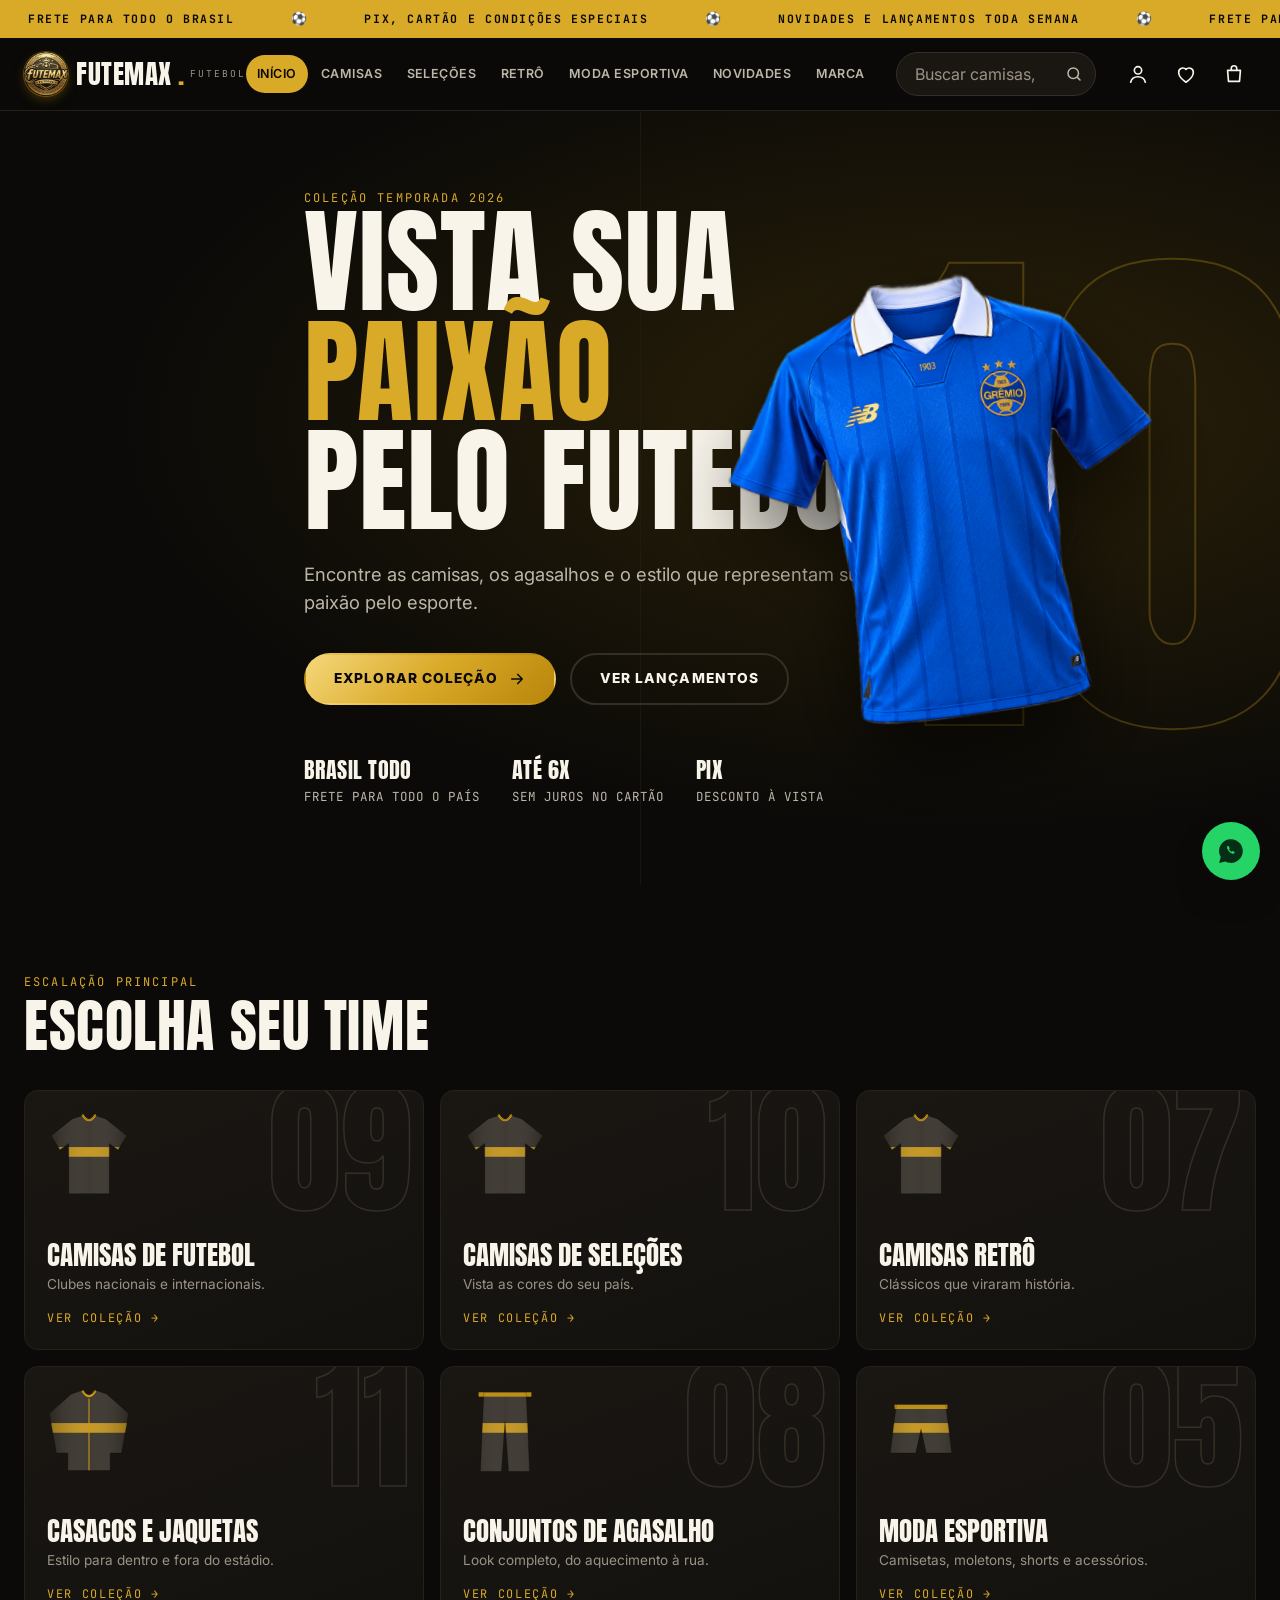
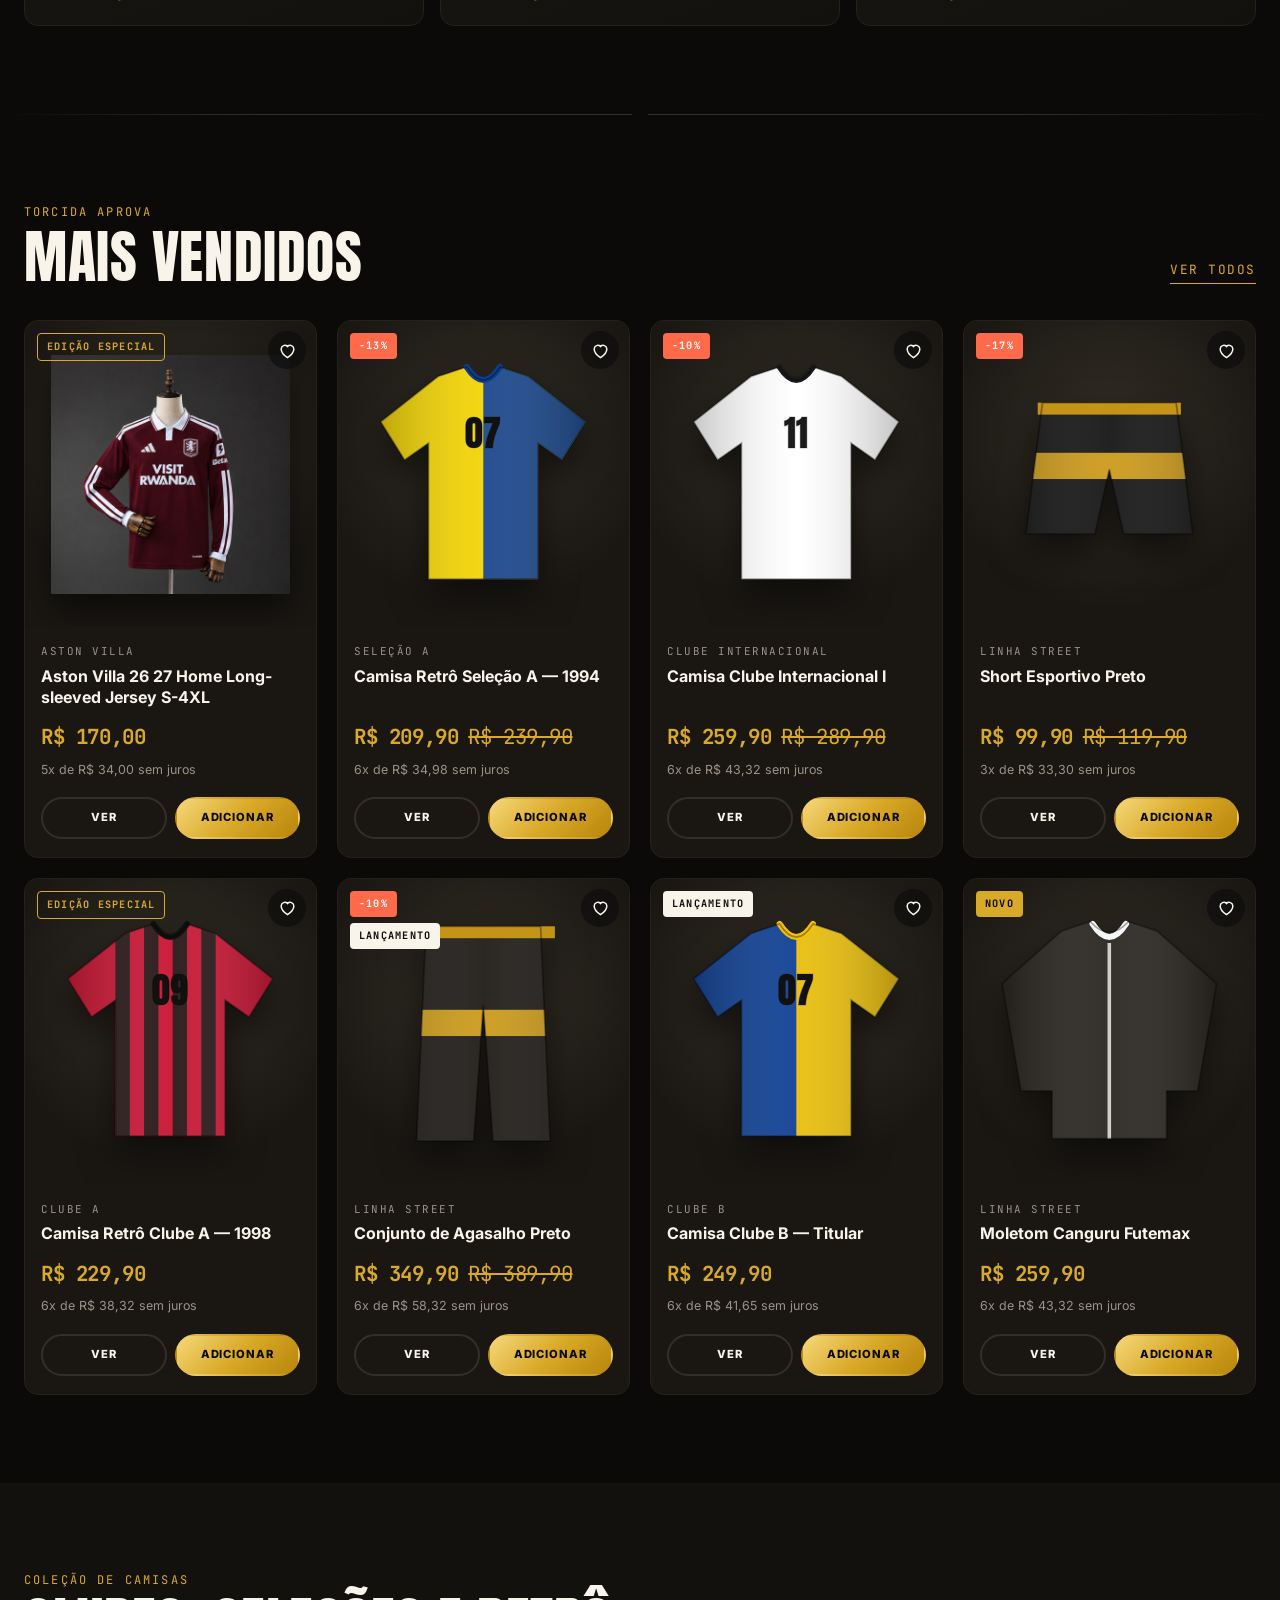
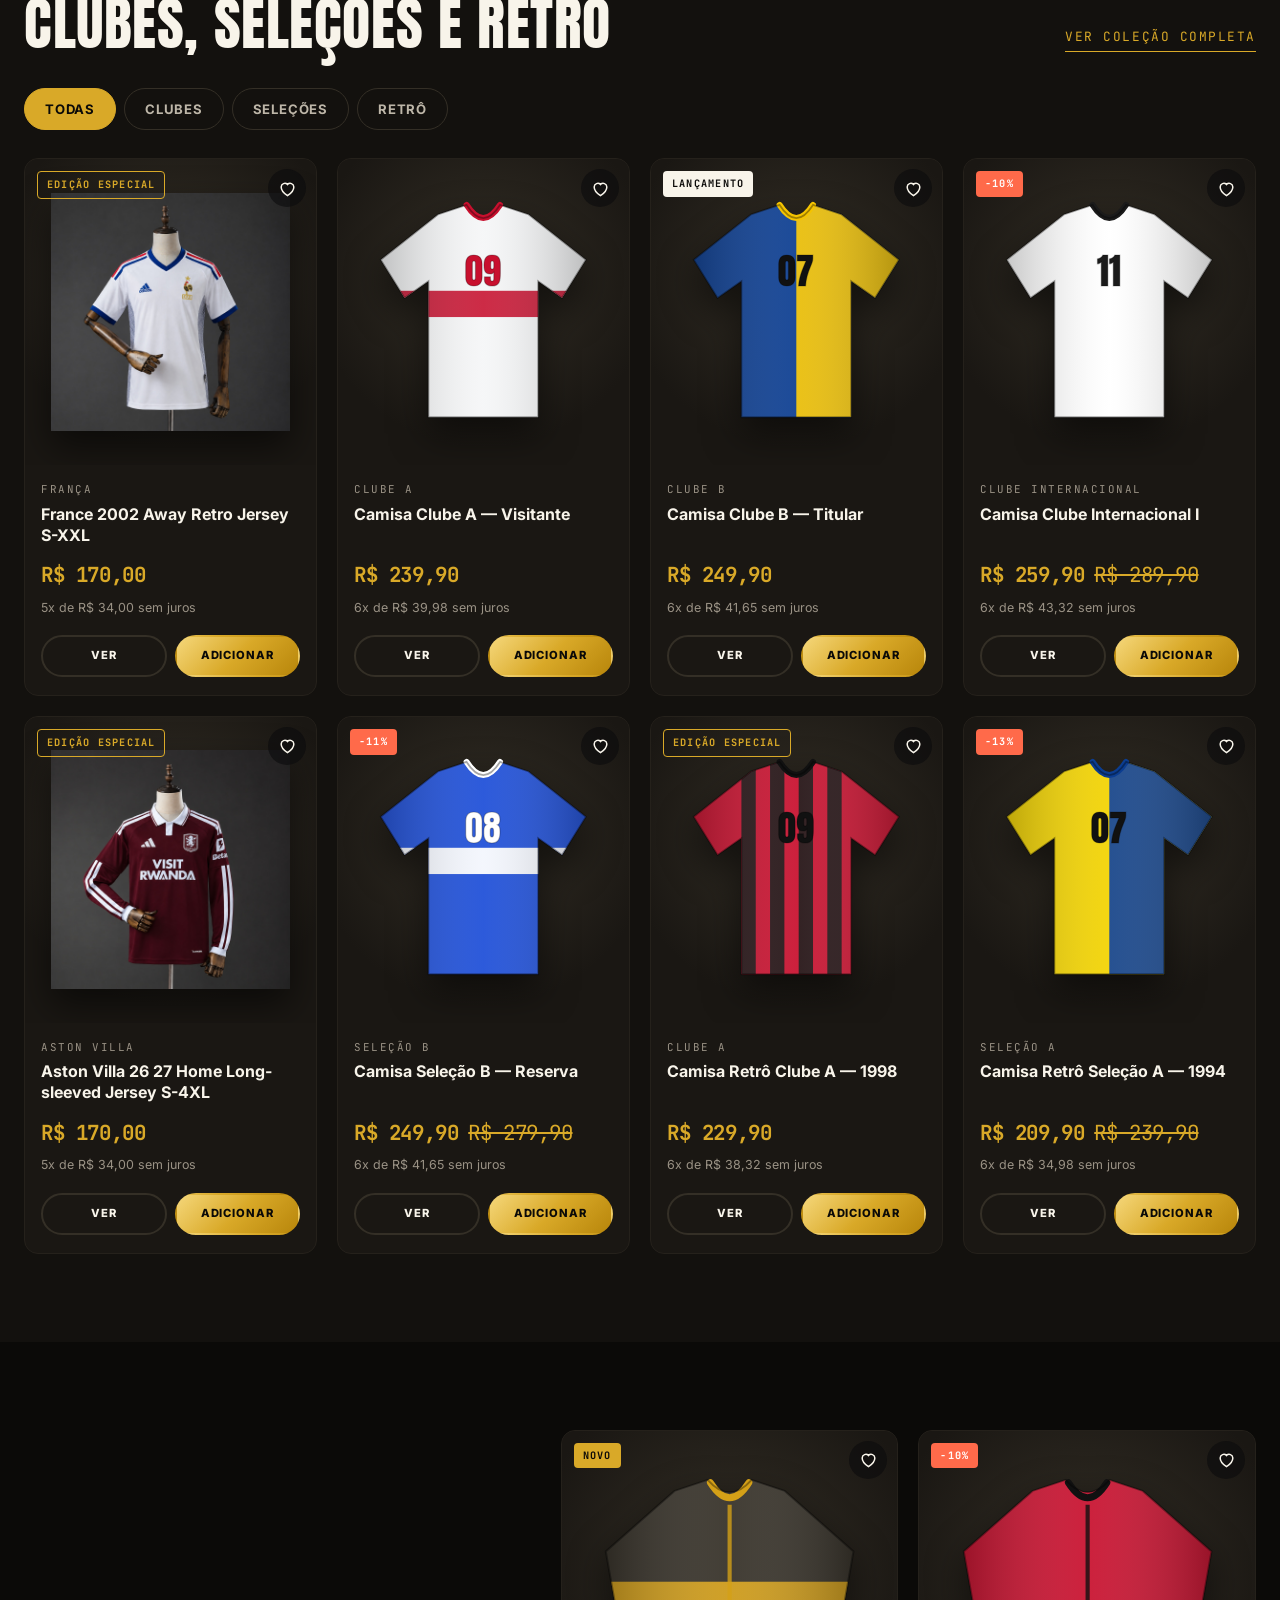
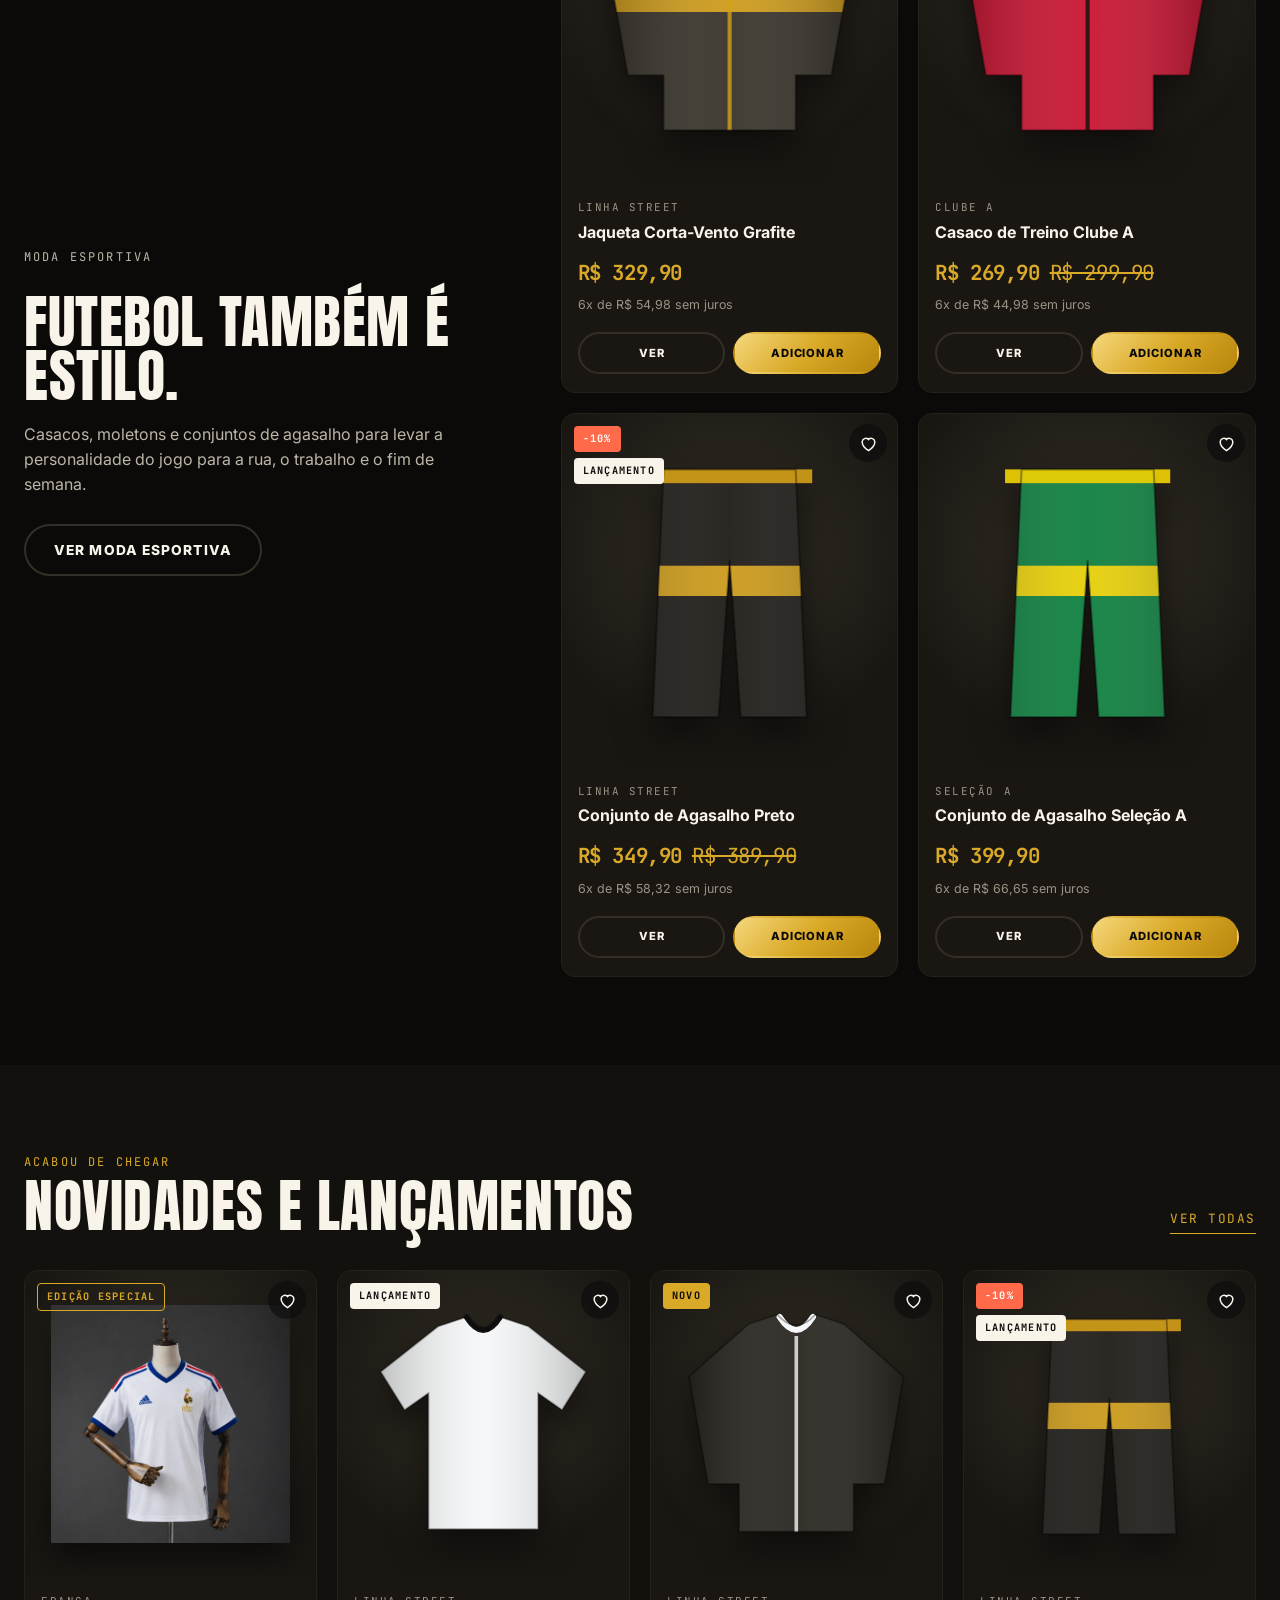
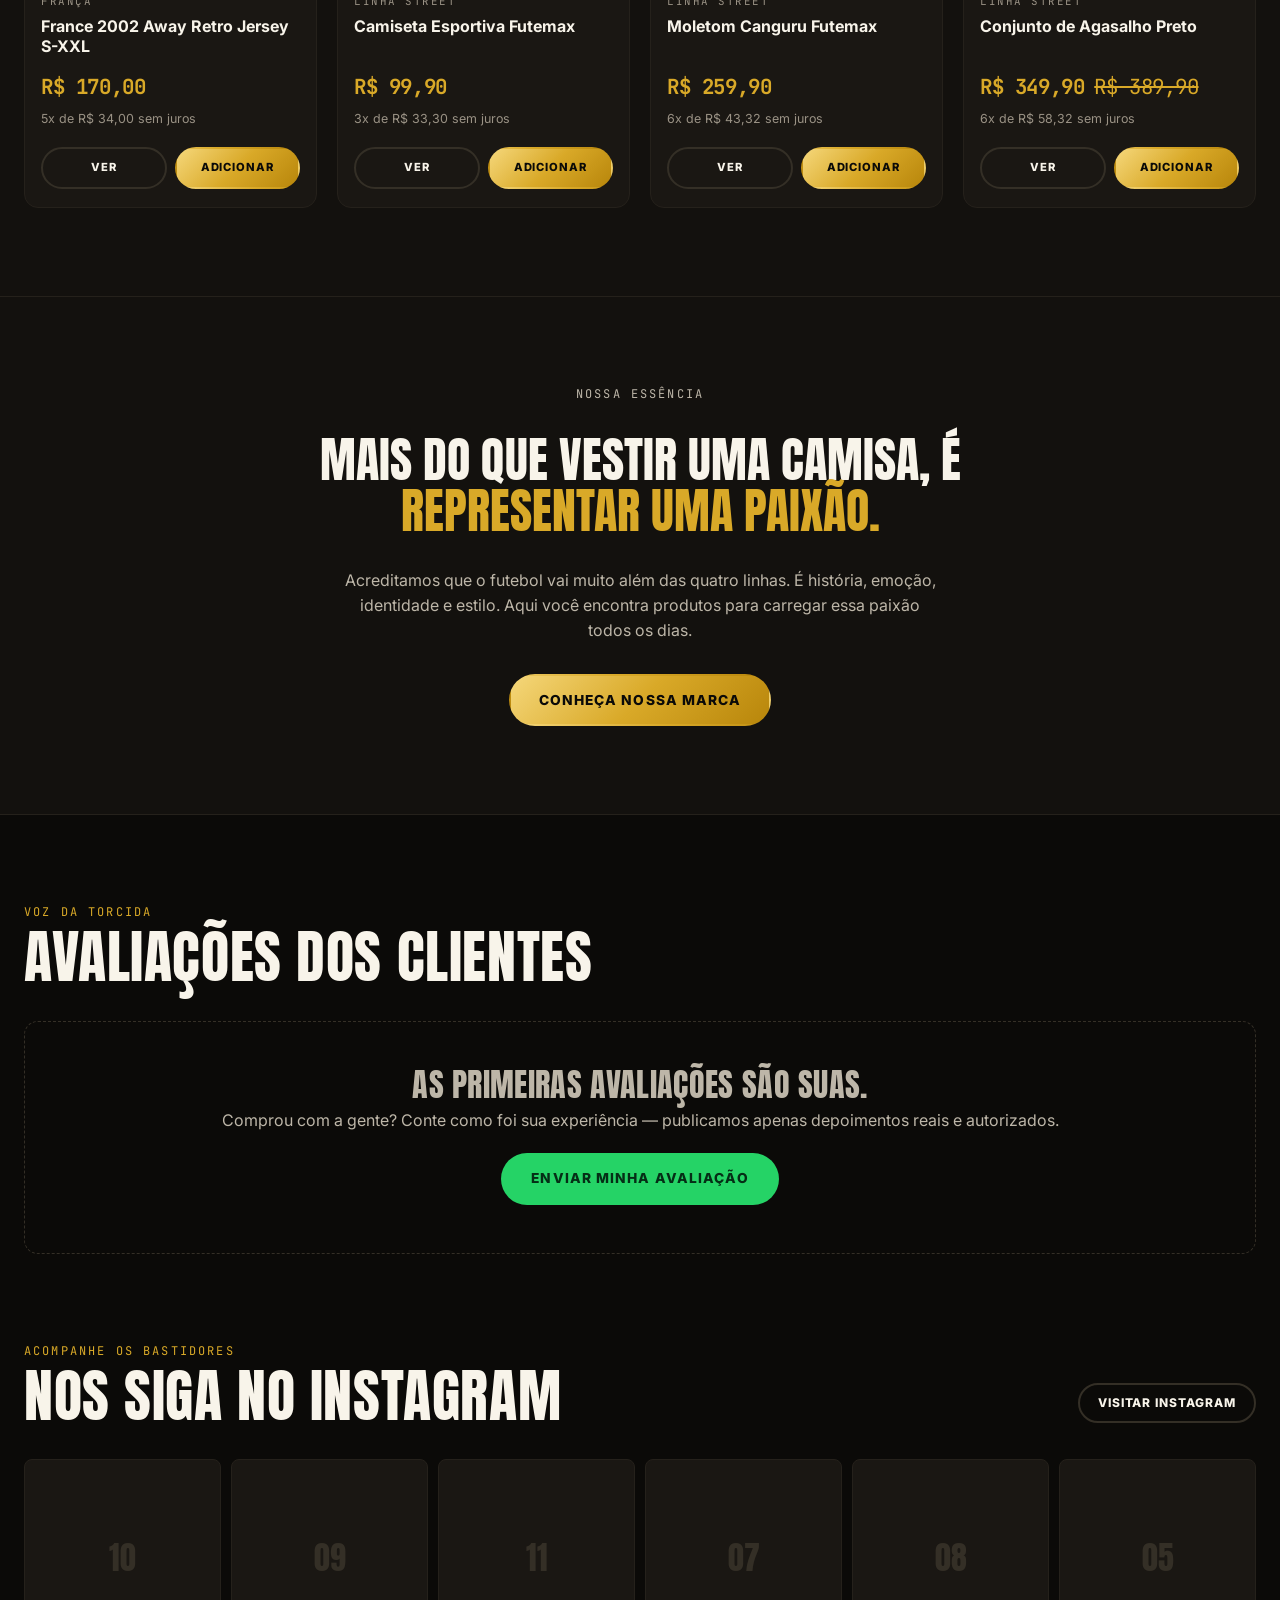
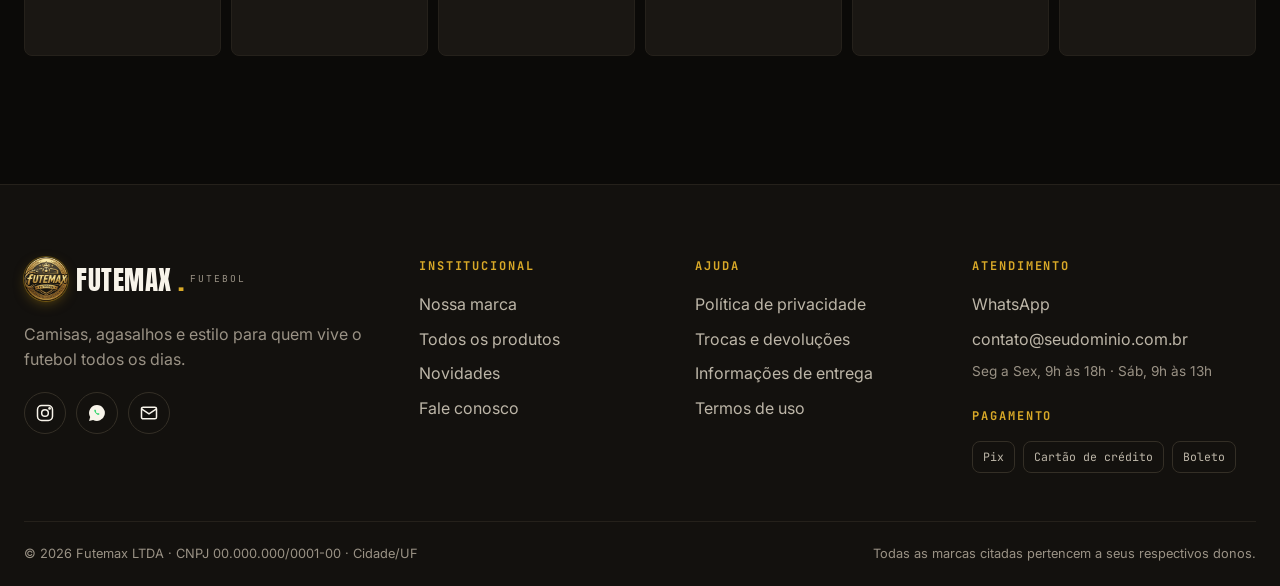
<file: index.html>
<!doctype html>
<html lang="pt-BR">
<head>
  <meta charset="utf-8">
  <meta name="viewport" content="width=device-width, initial-scale=1">
  <title>Futemax | Camisas de Futebol, Agasalhos e Moda Esportiva</title>
  <meta name="description" content="Camisas de clubes, seleções e retrô, casacos, agasalhos e moda esportiva. Frete para todo o Brasil e condições especiais de pagamento na Futemax.">
  <link rel="canonical" href="https://pablosantos5487.github.io/futemax/">
  <meta name="theme-color" content="#0b0a08">
  <meta property="og:type" content="website">
  <meta property="og:title" content="Futemax — Vista sua paixão pelo futebol">
  <meta property="og:description" content="Camisas de futebol, agasalhos e moda esportiva com frete para todo o Brasil.">
  <meta property="og:locale" content="pt_BR">
  <link rel="icon" href="assets/img/favicon.svg" type="image/svg+xml">
  <link rel="icon" href="assets/img/favicon.png" type="image/png" sizes="64x64">
  <link rel="preconnect" href="https://fonts.googleapis.com"><link rel="preconnect" href="https://fonts.gstatic.com" crossorigin>
  <link href="https://fonts.googleapis.com/css2?family=Anton&family=Inter:wght@400;500;600;700;800&family=JetBrains+Mono:wght@400;700&display=swap" rel="stylesheet">
  <link rel="stylesheet" href="css/main.css">
  <script type="application/ld+json">
  {"@context":"https://schema.org","@type":"Store","name":"Futemax","description":"Loja de camisas de futebol e moda esportiva.","url":"https://pablosantos5487.github.io/futemax/","areaServed":"BR"}
  </script>
</head>
<body data-pagina="home">
  <a class="sr-only" href="#conteudo">Pular para o conteúdo</a>

  <!-- SEÇÃO 1 e 2: barra superior + cabeçalho (montados por js/nucleo/layout.js) -->
  <div id="barra-superior"></div>
  <div id="cabecalho"></div>

  <main id="conteudo">

    <!-- SEÇÃO 3: BANNER PRINCIPAL -->
    <section class="hero" aria-labelledby="hero-titulo">
      <span class="hero__numero" aria-hidden="true">10</span>
      <div class="container hero__conteudo">
        <p class="sobretitulo">Coleção temporada 2026</p>
        <h1 class="titulo-xl" id="hero-titulo">Vista sua <span>paixão</span> pelo futebol.</h1>
        <p class="hero__sub">Encontre as camisas, os agasalhos e o estilo que representam sua paixão pelo esporte.</p>
        <div class="hero__botoes">
          <a class="btn btn--primario" href="catalogo.html">Explorar coleção <svg viewBox="0 0 24 24"><path d="M5 12h14M13 6l6 6-6 6"/></svg></a>
          <a class="btn btn--contorno" href="catalogo.html?ordem=novidades">Ver lançamentos</a>
        </div>
        <div class="hero__rodape">
          <div><b>Brasil todo</b>Frete para todo o país</div>
          <div><b>Até 6x</b>Sem juros no cartão</div>
          <div><b>Pix</b>Desconto à vista</div>
        </div>
      </div>
      <div class="hero__camisa" id="hero-camisa" aria-hidden="true"></div>
    </section>

    <!-- SEÇÃO 4: CATEGORIAS PRINCIPAIS -->
    <section class="secao" aria-labelledby="t-categorias">
      <div class="container">
        <div class="secao-cabeca">
          <div><p class="sobretitulo">Escalação principal</p><h2 class="titulo-lg" id="t-categorias">Escolha seu time</h2></div>
        </div>
        <div class="escalacao" id="home-categorias"></div>
      </div>
    </section>

    <hr class="divisor-campo">

    <!-- SEÇÃO 5: MAIS VENDIDOS -->
    <section class="secao" aria-labelledby="t-vendidos">
      <div class="container">
        <div class="secao-cabeca">
          <div><p class="sobretitulo">Torcida aprova</p><h2 class="titulo-lg" id="t-vendidos">Mais vendidos</h2></div>
          <a class="link-ver-tudo" href="catalogo.html?ordem=vendidos">Ver todos</a>
        </div>
        <div class="grade-produtos" id="home-mais-vendidos"></div>
      </div>
    </section>

    <!-- SEÇÃO 6: COLEÇÃO DE CAMISAS -->
    <section class="secao" style="background:var(--g-900)" aria-labelledby="t-camisas">
      <div class="container">
        <div class="secao-cabeca">
          <div><p class="sobretitulo">Coleção de camisas</p><h2 class="titulo-lg" id="t-camisas">Clubes, seleções e retrô</h2></div>
          <a class="link-ver-tudo" id="home-camisas-link" href="catalogo.html?categoria=camisas">Ver coleção completa</a>
        </div>
        <div class="abas" id="home-abas" role="tablist" aria-label="Tipos de camisa"></div>
        <div class="grade-produtos" id="home-camisas"></div>
      </div>
    </section>

    <!-- SEÇÃO 7: MODA ESPORTIVA -->
    <section class="secao" aria-labelledby="t-moda">
      <div class="container moda">
        <div class="moda__texto">
          <p class="sobretitulo">Moda esportiva</p>
          <h2 class="titulo-lg" id="t-moda">Futebol também é estilo.</h2>
          <p>Casacos, moletons e conjuntos de agasalho para levar a personalidade do jogo para a rua, o trabalho e o fim de semana.</p>
          <a class="btn btn--contorno" href="catalogo.html?categoria=moda">Ver moda esportiva</a>
        </div>
        <div class="grade-produtos" id="home-moda"></div>
      </div>
    </section>

    <!-- SEÇÃO 8: NOVIDADES E LANÇAMENTOS -->
    <section class="secao" style="background:var(--g-900)" aria-labelledby="t-novidades">
      <div class="container">
        <div class="secao-cabeca">
          <div><p class="sobretitulo">Acabou de chegar</p><h2 class="titulo-lg" id="t-novidades">Novidades e lançamentos</h2></div>
          <a class="link-ver-tudo" href="catalogo.html?ordem=novidades">Ver todas</a>
        </div>
        <div class="grade-produtos" id="home-novidades"></div>
      </div>
    </section>

    <!-- SEÇÃO 9: IDENTIDADE DA MARCA -->
    <section class="secao identidade" aria-labelledby="t-marca">
      <div class="container identidade__bloco">
        <p class="sobretitulo">Nossa essência</p>
        <blockquote id="t-marca">Mais do que vestir uma camisa, é <em>representar uma paixão.</em></blockquote>
        <p>Acreditamos que o futebol vai muito além das quatro linhas. É história, emoção, identidade e estilo. Aqui você encontra produtos para carregar essa paixão todos os dias.</p>
        <a class="btn btn--primario" href="marca.html">Conheça nossa marca</a>
      </div>
    </section>

    <!-- SEÇÃO 10: AVALIAÇÕES (somente reais — js/config/loja.config.js) -->
    <section class="secao" aria-labelledby="t-avaliacoes">
      <div class="container">
        <div class="secao-cabeca"><div><p class="sobretitulo">Voz da torcida</p><h2 class="titulo-lg" id="t-avaliacoes">Avaliações dos clientes</h2></div></div>
        <div id="home-avaliacoes"></div>
      </div>
    </section>

    <!-- SEÇÃO 11: INSTAGRAM -->
    <section class="secao" style="padding-top:0" aria-labelledby="t-insta">
      <div class="container">
        <div class="secao-cabeca">
          <div><p class="sobretitulo">Acompanhe os bastidores</p><h2 class="titulo-lg" id="t-insta">Nos siga no Instagram</h2></div>
          <a class="btn btn--contorno btn--sm" id="home-insta-btn" href="#" target="_blank" rel="noopener">Visitar Instagram</a>
        </div>
        <div class="insta" id="home-insta"></div>
      </div>
    </section>
  </main>

  <!-- SEÇÃO 12: RODAPÉ (montado por js/nucleo/layout.js) -->
  <div id="rodape"></div>

  <!-- Scripts: a ORDEM importa (config → dados → núcleo → página → app) -->
  <script src="js/config/loja.config.js"></script>
  <script src="js/dados/categorias.js"></script>
  <script src="js/dados/produtos.js"></script>
  <script src="js/nucleo/utils.js"></script>
  <script src="js/nucleo/armazenamento.js"></script>
  <script src="js/nucleo/arte-produto.js"></script>
  <script src="js/nucleo/carrinho.js"></script>
  <script src="js/nucleo/favoritos.js"></script>
  <script src="js/nucleo/ui.js"></script>
  <script src="js/nucleo/card-produto.js"></script>
  <script src="js/nucleo/gaveta.js"></script>
  <script src="js/nucleo/layout.js"></script>
  <script src="js/paginas/home.js"></script>
  <script src="js/app.js"></script>
</body>
</html>
</file>
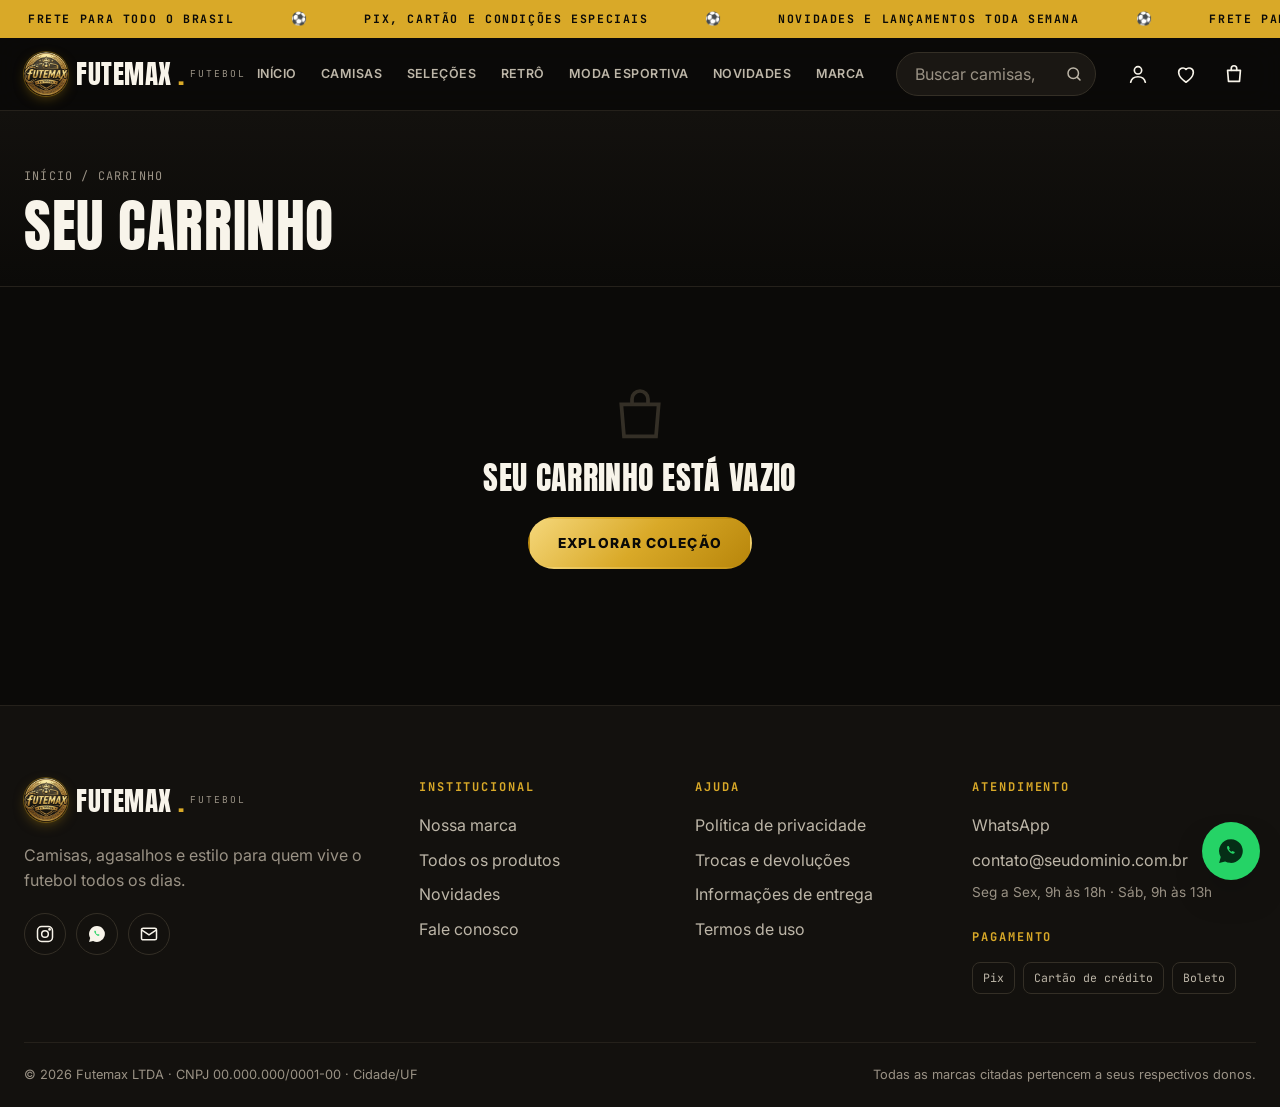
<file: carrinho.html>
<!doctype html>
<html lang="pt-BR">
<head>
  <meta charset="utf-8">
  <meta name="viewport" content="width=device-width, initial-scale=1">
  <title>Carrinho e Finalização do Pedido | Futemax</title>
  <meta name="description" content="Revise seu carrinho, calcule o frete e finalize seu pedido na Futemax.">
  <meta name="robots" content="noindex,follow">
  <meta name="theme-color" content="#0b0a08">
  <link rel="icon" href="assets/img/favicon.svg" type="image/svg+xml">
  <link rel="icon" href="assets/img/favicon.png" type="image/png" sizes="64x64">
  <link rel="preconnect" href="https://fonts.googleapis.com"><link rel="preconnect" href="https://fonts.gstatic.com" crossorigin>
  <link href="https://fonts.googleapis.com/css2?family=Anton&family=Inter:wght@400;500;600;700;800&family=JetBrains+Mono:wght@400;700&display=swap" rel="stylesheet">
  <link rel="stylesheet" href="css/main.css">
</head>
<body data-pagina="carrinho">
  <div id="barra-superior"></div>
  <div id="cabecalho"></div>

  <main>
    <div class="pagina-topo"><div class="container">
      <nav class="migalhas" aria-label="Você está em"><a href="index.html">Início</a> / <span>Carrinho</span></nav>
      <h1 class="titulo-lg">Seu carrinho</h1>
    </div></div>

    <div class="container">
      <!-- Carrinho vazio -->
      <div class="vazio oculto" id="carrinho-vazio" style="padding-block:96px">
        <svg viewBox="0 0 24 24"><path d="M5 8h14l-1 12H6L5 8z"/><path d="M9 8V6a3 3 0 0 1 6 0v2"/></svg>
        <p class="titulo-md" style="color:var(--branco)">Seu carrinho está vazio</p>
        <a class="btn btn--primario mt-3" href="catalogo.html">Explorar coleção</a>
      </div>

      <!-- Carrinho com itens -->
      <div class="carrinho" id="carrinho-conteudo">
        <div>
          <div class="carrinho__lista" id="carrinho-lista"></div>
          <button class="item__remover" id="limpar-carrinho" style="margin:16px 0 0">Esvaziar carrinho</button>

          <!-- Dados para fechar o pedido -->
          <section class="checkout" aria-labelledby="t-checkout">
            <h2 class="titulo-md" id="t-checkout">Dados para entrega</h2>
            <form id="form-pedido" novalidate>
              <div class="form-grade">
                <div class="campo largo"><label for="f-nome">Nome completo</label><input id="f-nome" autocomplete="name"><span class="msg-erro"></span></div>
                <div class="campo"><label for="f-telefone">WhatsApp / telefone</label><input id="f-telefone" type="tel" autocomplete="tel" placeholder="(00) 00000-0000"><span class="msg-erro"></span></div>
                <div class="campo"><label for="f-email">E-mail</label><input id="f-email" type="email" autocomplete="email"><span class="msg-erro"></span></div>
                <div class="campo largo"><label for="f-rua">Rua</label><input id="f-rua" autocomplete="address-line1"><span class="msg-erro"></span></div>
                <div class="campo"><label for="f-numero">Número</label><input id="f-numero"><span class="msg-erro"></span></div>
                <div class="campo"><label for="f-complemento">Complemento (opcional)</label><input id="f-complemento"></div>
                <div class="campo"><label for="f-bairro">Bairro</label><input id="f-bairro"><span class="msg-erro"></span></div>
                <div class="campo"><label for="f-cidade">Cidade</label><input id="f-cidade" autocomplete="address-level2"><span class="msg-erro"></span></div>
                <div class="campo"><label for="f-uf">UF</label><input id="f-uf" maxlength="2" autocomplete="address-level1"><span class="msg-erro"></span></div>
                <div class="campo"><label for="f-pagamento">Forma de pagamento</label>
                  <select id="f-pagamento"><option value="">Selecione</option><option>Pix</option><option>Cartão de crédito</option><option>Boleto</option></select><span class="msg-erro"></span></div>
                <div class="campo largo"><label for="f-obs">Observações (opcional)</label><textarea id="f-obs" style="min-height:80px"></textarea></div>
                <div class="campo largo"><label style="text-transform:none;font-weight:500;display:flex;gap:10px;align-items:flex-start">
                  <input id="f-aceite" type="checkbox" style="width:auto;margin-top:4px;accent-color:var(--destaque)"> <span>Li e aceito a <a href="politicas.html#privacidade" target="_blank" style="color:var(--destaque);text-decoration:underline">política de privacidade</a> e a <a href="politicas.html#trocas" target="_blank" style="color:var(--destaque);text-decoration:underline">política de trocas</a>.</span></label>
                  <span class="msg-erro"></span></div>
              </div>
              <button class="btn btn--whats btn--bloco mt-3" id="btn-finalizar" type="submit">Enviar pedido pelo WhatsApp</button>
              <p class="aviso-pedido mt-2">Seu pedido é enviado ao nosso atendimento, que confirma o estoque e envia o link de pagamento. A compra só é considerada concluída após a confirmação do pagamento.</p>
              <div class="form-aviso form-aviso--ok mt-2 oculto" id="aviso-enviado">Pedido enviado ao atendimento. Aguarde nosso retorno com a confirmação e o pagamento.</div>
            </form>
          </section>
        </div>

        <!-- Resumo -->
        <aside class="resumo" aria-label="Resumo do pedido">
          <h2 class="titulo-md">Resumo</h2>
          <form class="mini-form" id="form-frete" novalidate>
            <input id="cep" inputmode="numeric" maxlength="9" placeholder="CEP para calcular o frete" aria-label="CEP">
            <button type="submit">Calcular</button>
          </form>
          <form class="mini-form" id="form-cupom" novalidate>
            <input id="cupom" placeholder="Cupom de desconto" aria-label="Cupom" autocapitalize="characters">
            <button type="submit">Aplicar</button>
          </form>
          <p class="texto-pequeno oculto" id="cupom-ativo">Cupom <b id="cupom-ativo-nome"></b> aplicado · <button type="button" id="remover-cupom" style="text-decoration:underline">remover</button></p>

          <div class="resumo__linha"><span>Subtotal</span><span class="preco" id="res-subtotal"></span></div>
          <div class="resumo__linha resumo__linha--desc oculto" id="res-desconto-linha"><span id="res-cupom-nome">Desconto</span><span class="preco" id="res-desconto"></span></div>
          <div class="resumo__linha"><span>Frete <small class="texto-pequeno" id="res-prazo"></small></span><span class="preco" id="res-frete"></span></div>
          <div class="resumo__linha resumo__total"><span>Total</span><span class="preco" id="res-total"></span></div>
          <p class="texto-pequeno" id="res-pix"></p>
          <p class="texto-pequeno" id="res-parcelas"></p>
        </aside>
      </div>
    </div>
  </main>

  <div id="rodape"></div>

  <script src="js/config/loja.config.js"></script>
  <script src="js/dados/categorias.js"></script>
  <script src="js/dados/produtos.js"></script>
  <script src="js/nucleo/utils.js"></script>
  <script src="js/nucleo/armazenamento.js"></script>
  <script src="js/nucleo/arte-produto.js"></script>
  <script src="js/nucleo/carrinho.js"></script>
  <script src="js/nucleo/favoritos.js"></script>
  <script src="js/nucleo/ui.js"></script>
  <script src="js/nucleo/card-produto.js"></script>
  <script src="js/nucleo/gaveta.js"></script>
  <script src="js/nucleo/layout.js"></script>
  <script src="js/paginas/carrinho.js"></script>
  <script src="js/app.js"></script>
</body>
</html>
</file>
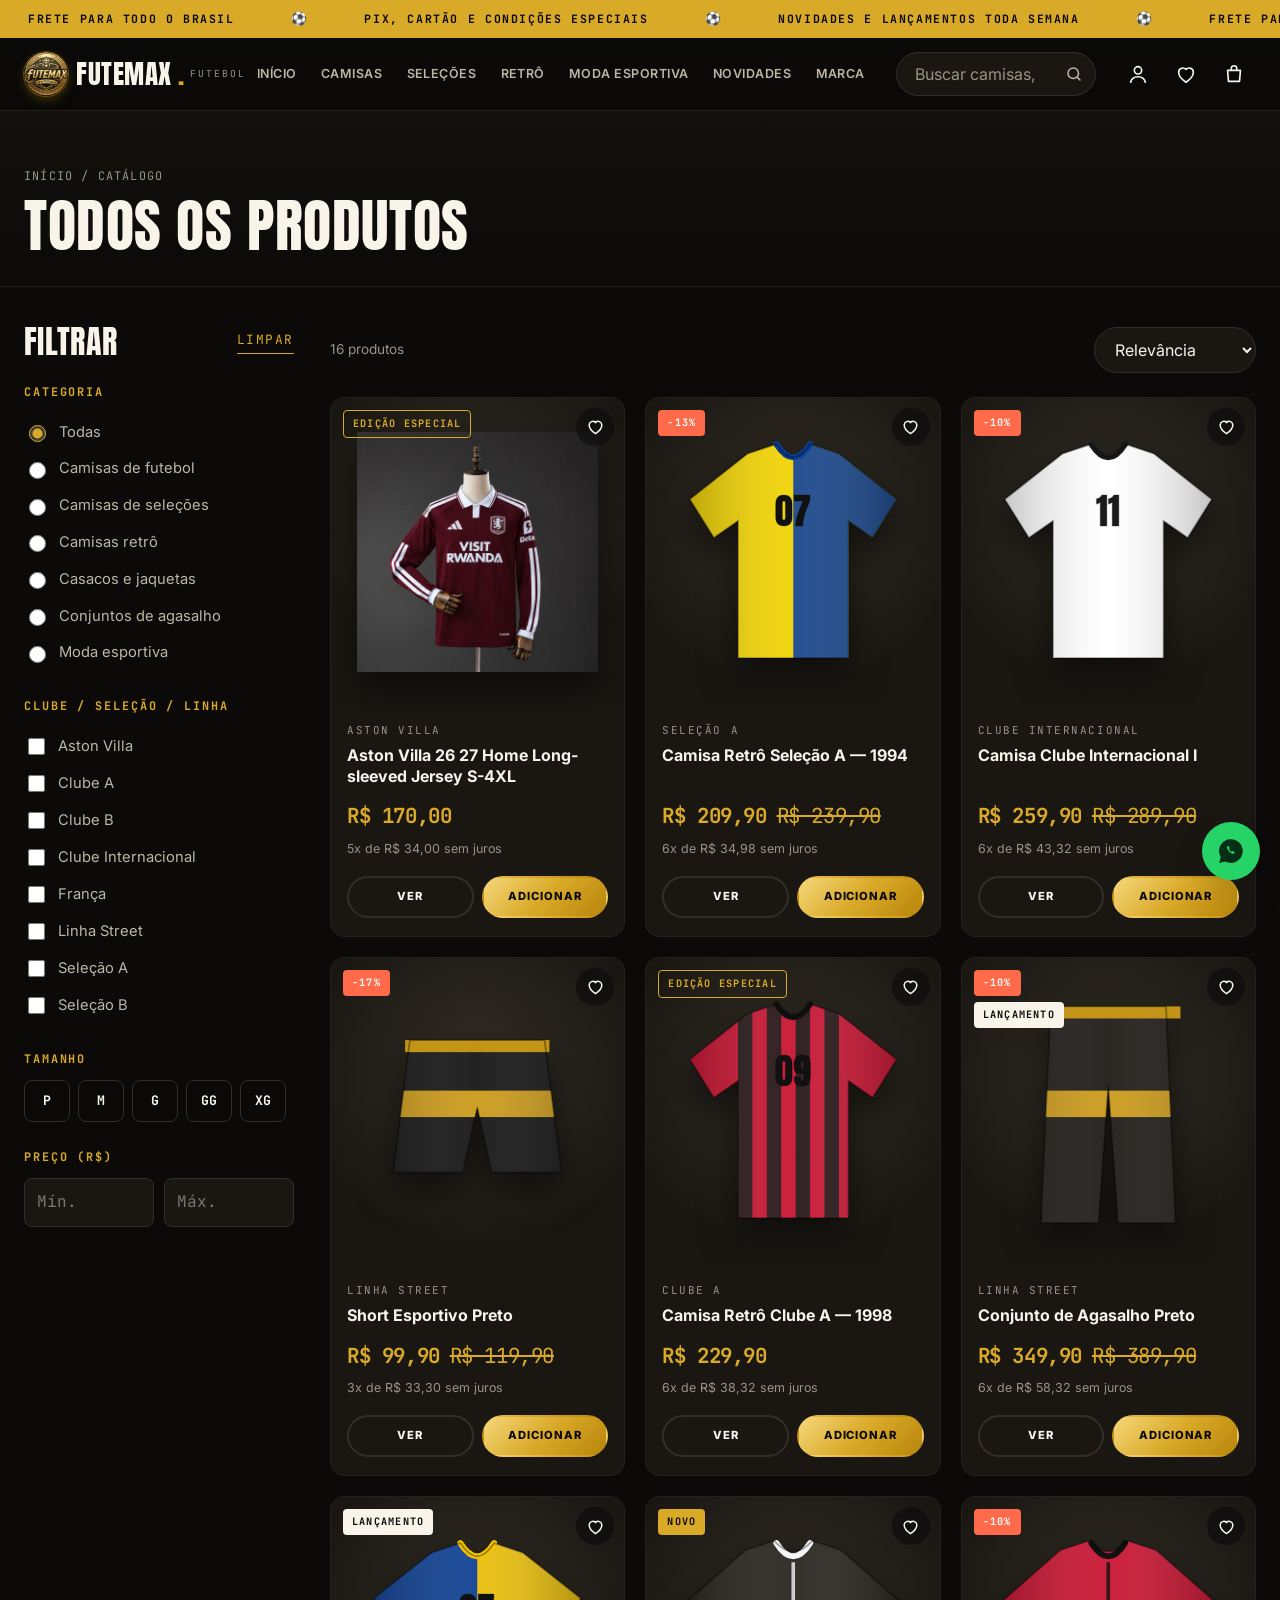
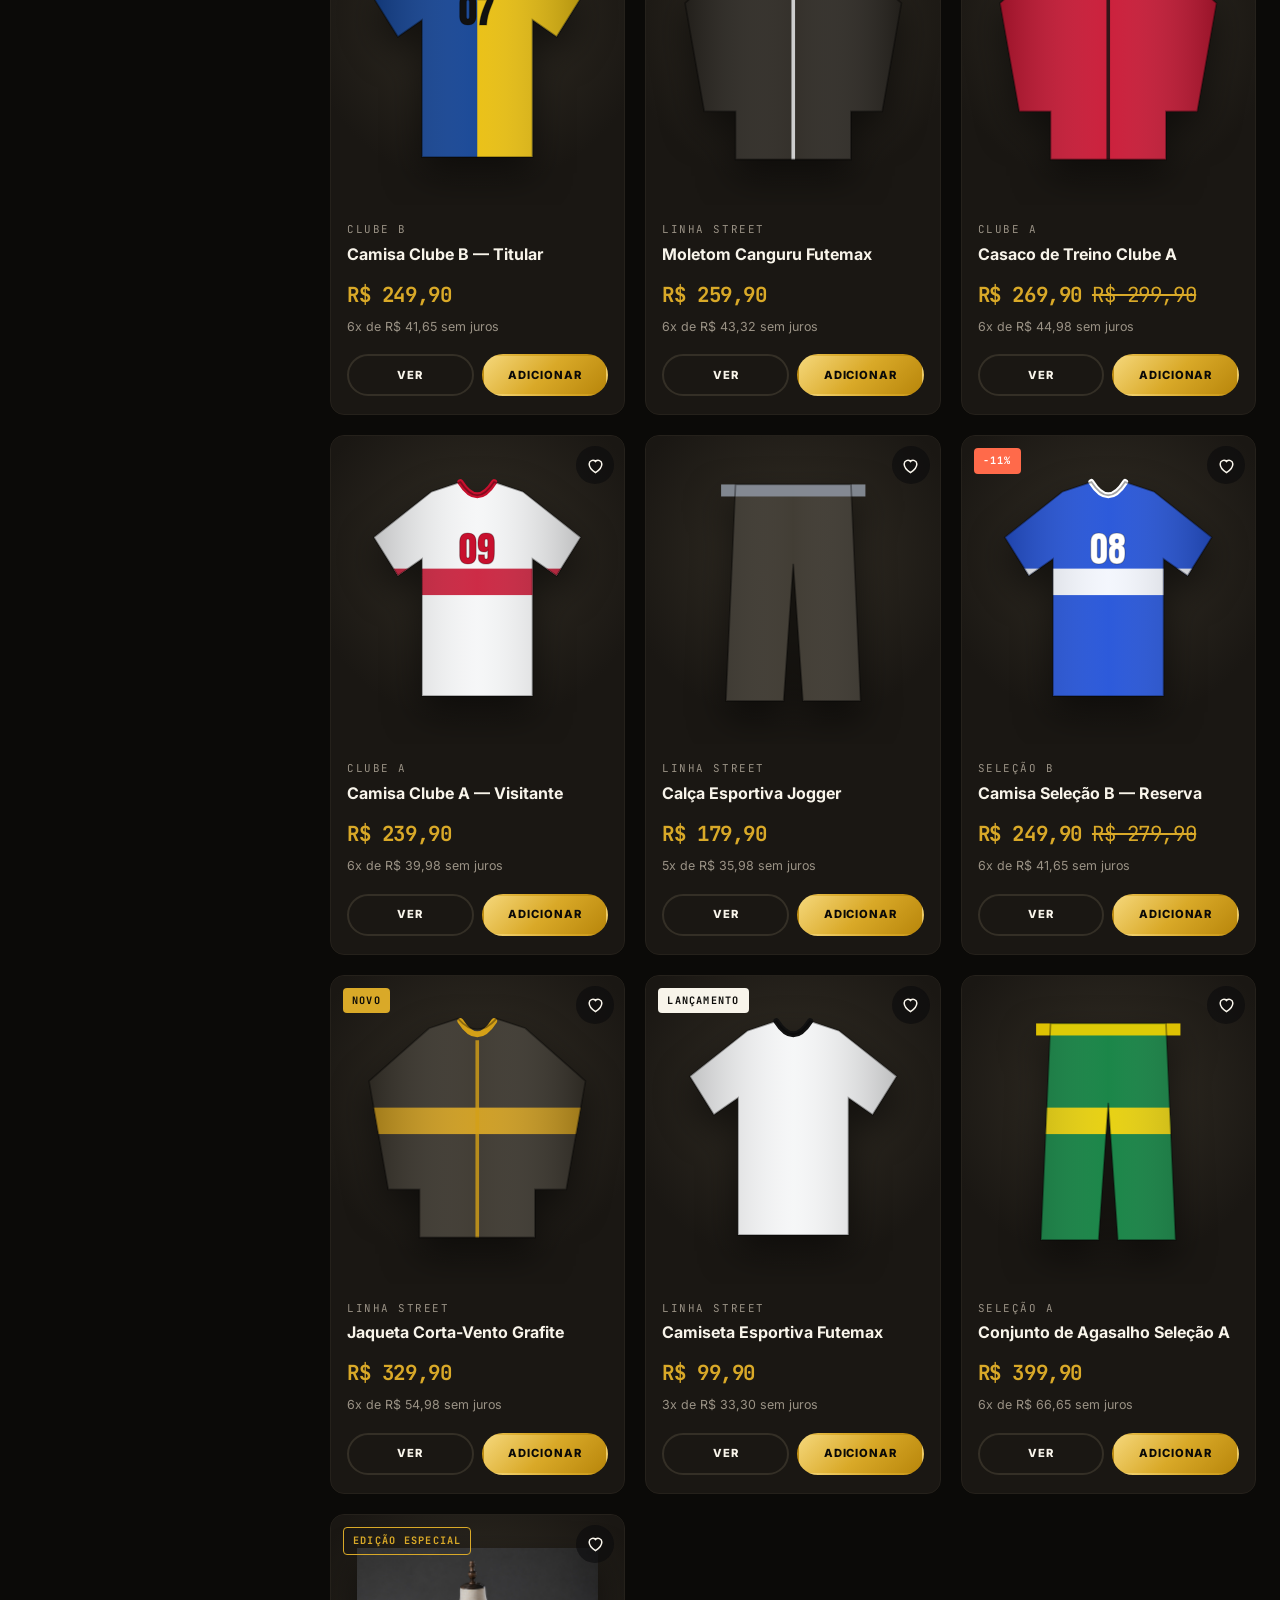
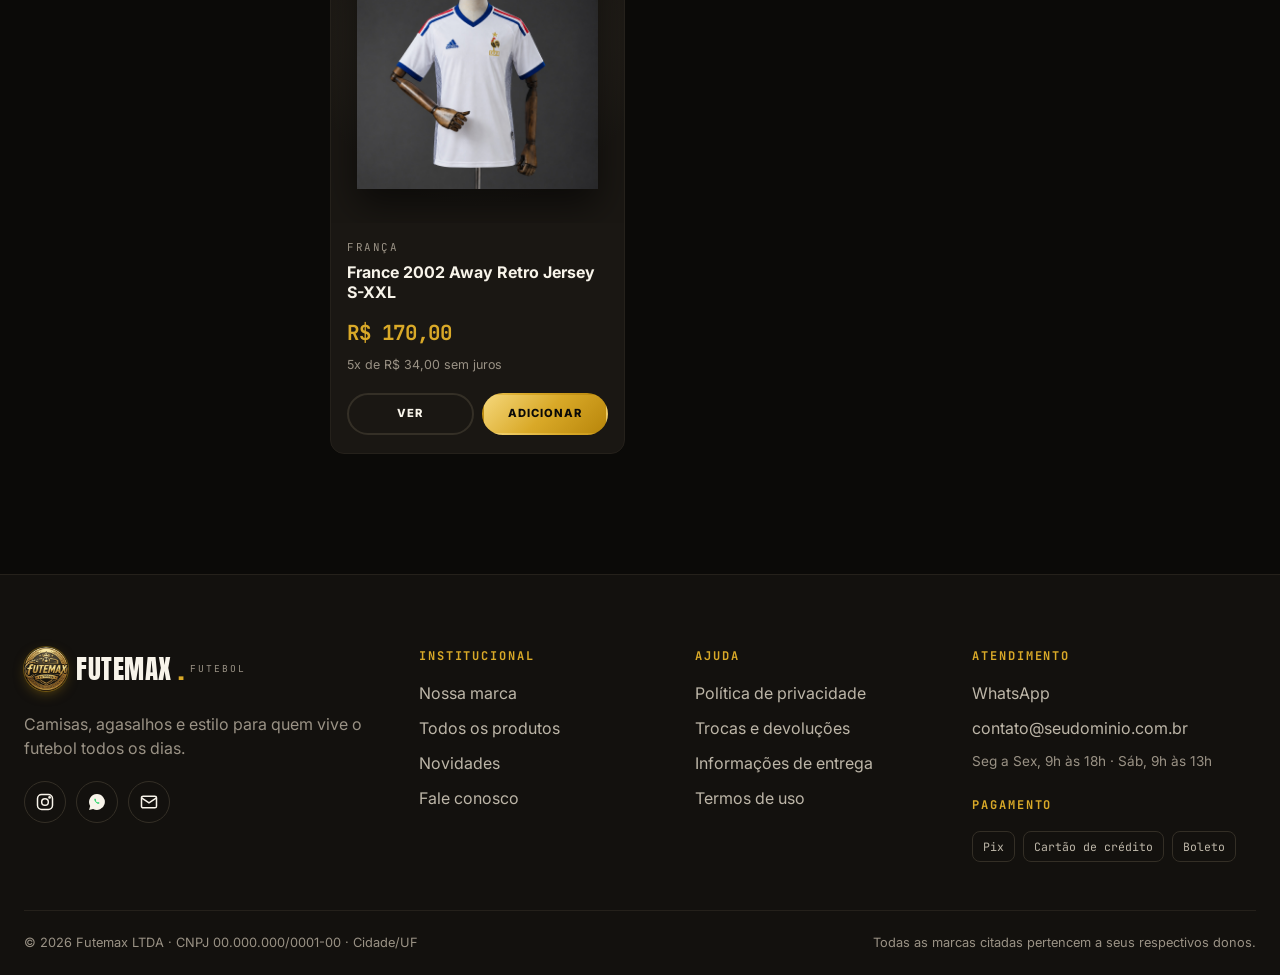
<file: catalogo.html>
<!doctype html>
<html lang="pt-BR">
<head>
  <meta charset="utf-8">
  <meta name="viewport" content="width=device-width, initial-scale=1">
  <title>Catálogo de Camisas e Moda Esportiva | Futemax</title>
  <meta name="description" content="Filtre por categoria, clube, seleção, tamanho e preço. Camisas de futebol, retrô, casacos e agasalhos com frete para todo o Brasil.">
  <link rel="canonical" href="https://pablosantos5487.github.io/futemax/catalogo.html">
  <meta name="theme-color" content="#0b0a08">
  <link rel="icon" href="assets/img/favicon.svg" type="image/svg+xml">
  <link rel="icon" href="assets/img/favicon.png" type="image/png" sizes="64x64">
  <link rel="preconnect" href="https://fonts.googleapis.com"><link rel="preconnect" href="https://fonts.gstatic.com" crossorigin>
  <link href="https://fonts.googleapis.com/css2?family=Anton&family=Inter:wght@400;500;600;700;800&family=JetBrains+Mono:wght@400;700&display=swap" rel="stylesheet">
  <link rel="stylesheet" href="css/main.css">
</head>
<body data-pagina="catalogo">
  <div id="barra-superior"></div>
  <div id="cabecalho"></div>

  <main>
    <div class="pagina-topo">
      <div class="container">
        <nav class="migalhas" aria-label="Você está em"><a href="index.html">Início</a> / <span>Catálogo</span></nav>
        <h1 class="titulo-lg" id="catalogo-titulo">Todos os produtos</h1>
      </div>
    </div>

    <div class="container catalogo">
      <!-- FILTROS -->
      <aside class="filtros" id="filtros" aria-label="Filtros">
        <div style="display:flex;justify-content:space-between;align-items:center">
          <h2 class="titulo-md">Filtrar</h2>
          <button class="link-ver-tudo" id="limpar-todos" type="button" style="background:none">Limpar</button>
        </div>
        <div class="filtro"><h3>Categoria</h3><div id="f-categorias"></div></div>
        <div class="filtro"><h3>Clube / Seleção / Linha</h3><div id="f-grupos"></div></div>
        <div class="filtro"><h3>Tamanho</h3><div class="tamanhos-filtro" id="f-tamanhos"></div></div>
        <div class="filtro"><h3>Preço (R$)</h3>
          <div class="faixa-preco">
            <input id="f-min" type="number" min="0" inputmode="numeric" placeholder="Mín." aria-label="Preço mínimo">
            <input id="f-max" type="number" min="0" inputmode="numeric" placeholder="Máx." aria-label="Preço máximo">
          </div></div>
        <button class="btn btn--primario btn-filtros-mobile" id="fechar-filtros" type="button">Ver resultados</button>
      </aside>

      <!-- LISTA -->
      <section aria-label="Produtos">
        <div class="catalogo__barra">
          <div style="display:flex;gap:12px;align-items:center">
            <button class="btn btn--contorno btn--sm btn-filtros-mobile" id="abrir-filtros" type="button">Filtros</button>
            <span class="texto-pequeno" id="catalogo-contagem" aria-live="polite"></span>
          </div>
          <label class="sr-only" for="ordem">Ordenar por</label>
          <select id="ordem">
            <option value="relevancia">Relevância</option>
            <option value="vendidos">Mais vendidos</option>
            <option value="novidades">Novidades</option>
            <option value="menor">Menor preço</option>
            <option value="maior">Maior preço</option>
          </select>
        </div>
        <div class="grade-produtos" id="catalogo-grade"></div>
      </section>
    </div>
  </main>

  <div id="rodape"></div>

  <script src="js/config/loja.config.js"></script>
  <script src="js/dados/categorias.js"></script>
  <script src="js/dados/produtos.js"></script>
  <script src="js/nucleo/utils.js"></script>
  <script src="js/nucleo/armazenamento.js"></script>
  <script src="js/nucleo/arte-produto.js"></script>
  <script src="js/nucleo/carrinho.js"></script>
  <script src="js/nucleo/favoritos.js"></script>
  <script src="js/nucleo/ui.js"></script>
  <script src="js/nucleo/card-produto.js"></script>
  <script src="js/nucleo/gaveta.js"></script>
  <script src="js/nucleo/layout.js"></script>
  <script src="js/paginas/catalogo.js"></script>
  <script src="js/app.js"></script>
</body>
</html>
</file>
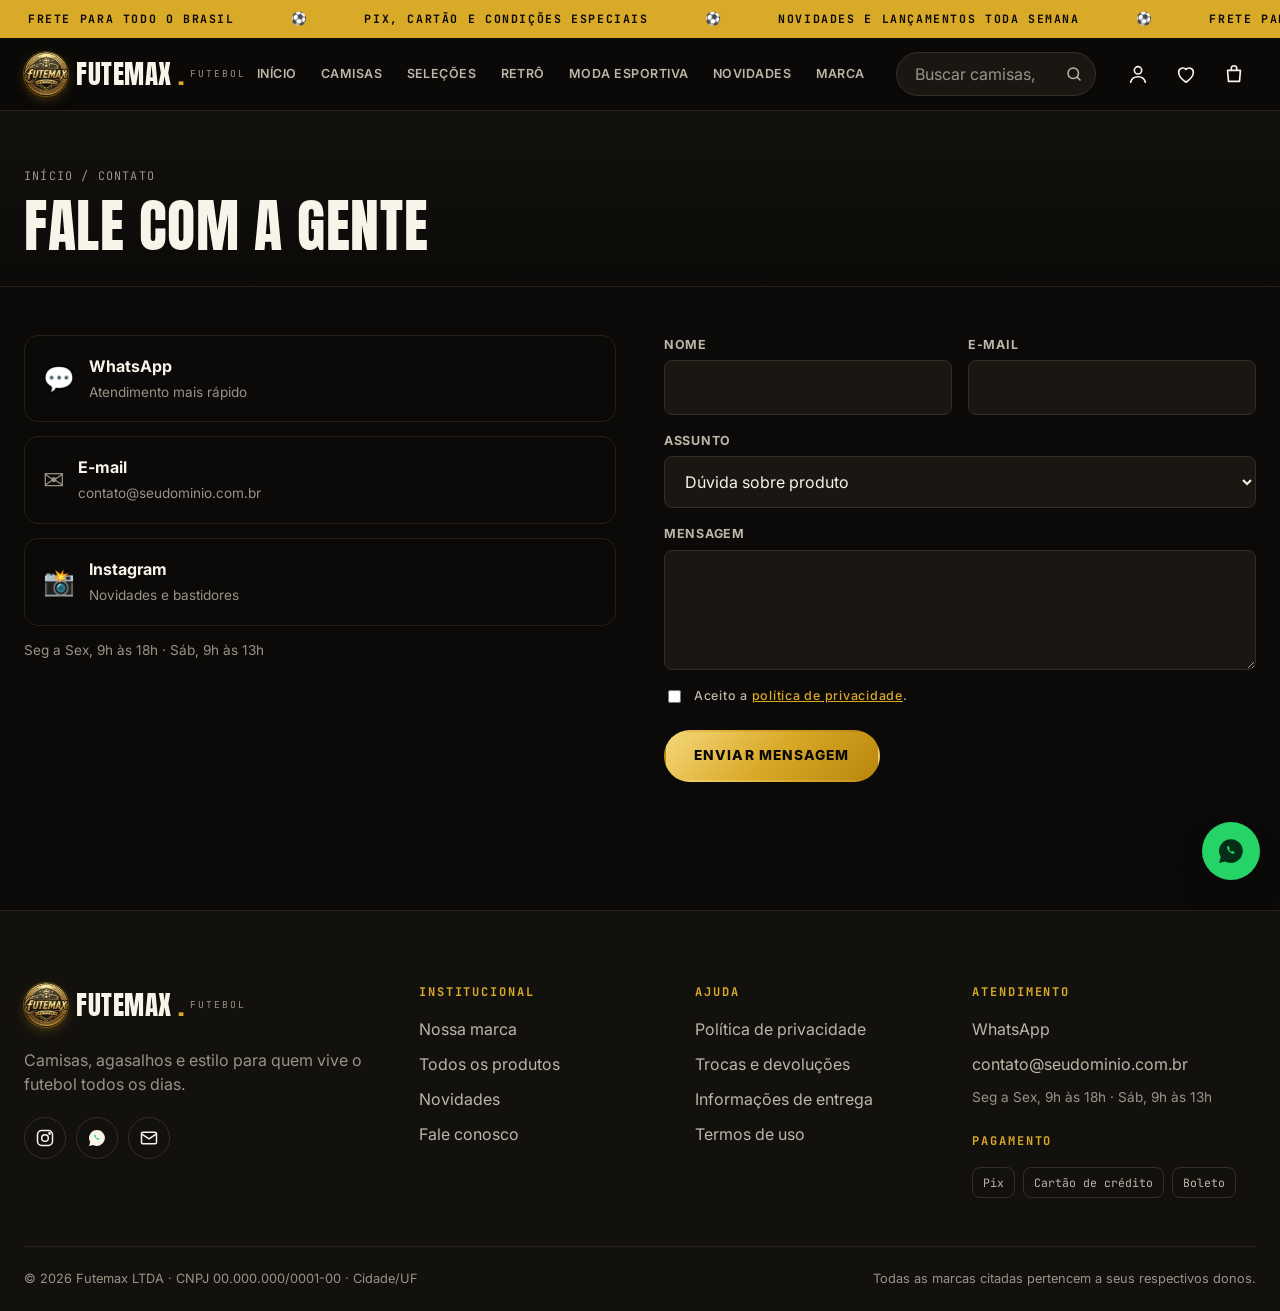
<file: contato.html>
<!doctype html>
<html lang="pt-BR">
<head>
  <meta charset="utf-8">
  <meta name="viewport" content="width=device-width, initial-scale=1">
  <title>Contato e Atendimento | Futemax</title>
  <meta name="description" content="Fale com a Futemax pelo WhatsApp, e-mail ou formulário. Atendimento para dúvidas, pedidos, trocas e devoluções.">
  <link rel="canonical" href="https://pablosantos5487.github.io/futemax/contato.html">
  <meta name="theme-color" content="#0b0a08">
  <link rel="icon" href="assets/img/favicon.svg" type="image/svg+xml">
  <link rel="icon" href="assets/img/favicon.png" type="image/png" sizes="64x64">
  <link rel="preconnect" href="https://fonts.googleapis.com"><link rel="preconnect" href="https://fonts.gstatic.com" crossorigin>
  <link href="https://fonts.googleapis.com/css2?family=Anton&family=Inter:wght@400;500;600;700;800&family=JetBrains+Mono:wght@400;700&display=swap" rel="stylesheet">
  <link rel="stylesheet" href="css/main.css">
</head>
<body data-pagina="contato">
  <div id="barra-superior"></div>
  <div id="cabecalho"></div>

  <main>
    <div class="pagina-topo"><div class="container">
      <nav class="migalhas" aria-label="Você está em"><a href="index.html">Início</a> / <span>Contato</span></nav>
      <h1 class="titulo-lg">Fale com a gente</h1>
    </div></div>
    <div class="container contato">
      <div class="contato__canais">
        <a class="canal" id="canal-whats" href="#" target="_blank" rel="noopener"><span style="font-size:1.6rem">💬</span><div><b>WhatsApp</b><span>Atendimento mais rápido</span></div></a>
        <a class="canal" id="canal-email" href="#"><span style="font-size:1.6rem">✉️</span><div><b>E-mail</b><span id="canal-email-txt"></span></div></a>
        <a class="canal" id="canal-insta" href="#" target="_blank" rel="noopener"><span style="font-size:1.6rem">📸</span><div><b>Instagram</b><span>Novidades e bastidores</span></div></a>
        <p class="texto-pequeno" id="canal-horario"></p>
      </div>
      <form id="form-contato" novalidate>
        <div class="form-grade">
          <div class="campo"><label for="c-nome">Nome</label><input id="c-nome" autocomplete="name"></div>
          <div class="campo"><label for="c-email">E-mail</label><input id="c-email" type="email" autocomplete="email"></div>
          <div class="campo largo"><label for="c-assunto">Assunto</label>
            <select id="c-assunto"><option>Dúvida sobre produto</option><option>Acompanhar pedido</option><option>Troca ou devolução</option><option>Parcerias</option><option>Outro</option></select></div>
          <div class="campo largo"><label for="c-msg">Mensagem</label><textarea id="c-msg"></textarea></div>
          <input id="c-honey" tabindex="-1" autocomplete="off" aria-hidden="true" style="position:absolute;left:-9999px">
          <div class="campo largo"><label style="text-transform:none;font-weight:500;display:flex;gap:10px;align-items:flex-start">
            <input id="c-aceite" type="checkbox" style="width:auto;margin-top:4px;accent-color:var(--destaque)"> <span>Aceito a <a href="politicas.html#privacidade" target="_blank" style="color:var(--destaque);text-decoration:underline">política de privacidade</a>.</span></label></div>
        </div>
        <button class="btn btn--primario mt-3" id="c-enviar" type="submit">Enviar mensagem</button>
        <div class="oculto" id="contato-aviso" role="status"></div>
      </form>
    </div>
  </main>

  <div id="rodape"></div>

  <script src="js/config/loja.config.js"></script>
  <script src="js/dados/categorias.js"></script>
  <script src="js/dados/produtos.js"></script>
  <script src="js/nucleo/utils.js"></script>
  <script src="js/nucleo/armazenamento.js"></script>
  <script src="js/nucleo/arte-produto.js"></script>
  <script src="js/nucleo/carrinho.js"></script>
  <script src="js/nucleo/favoritos.js"></script>
  <script src="js/nucleo/ui.js"></script>
  <script src="js/nucleo/card-produto.js"></script>
  <script src="js/nucleo/gaveta.js"></script>
  <script src="js/nucleo/layout.js"></script>
  <script src="js/paginas/contato.js"></script>
  <script src="js/app.js"></script>
</body>
</html>
</file>
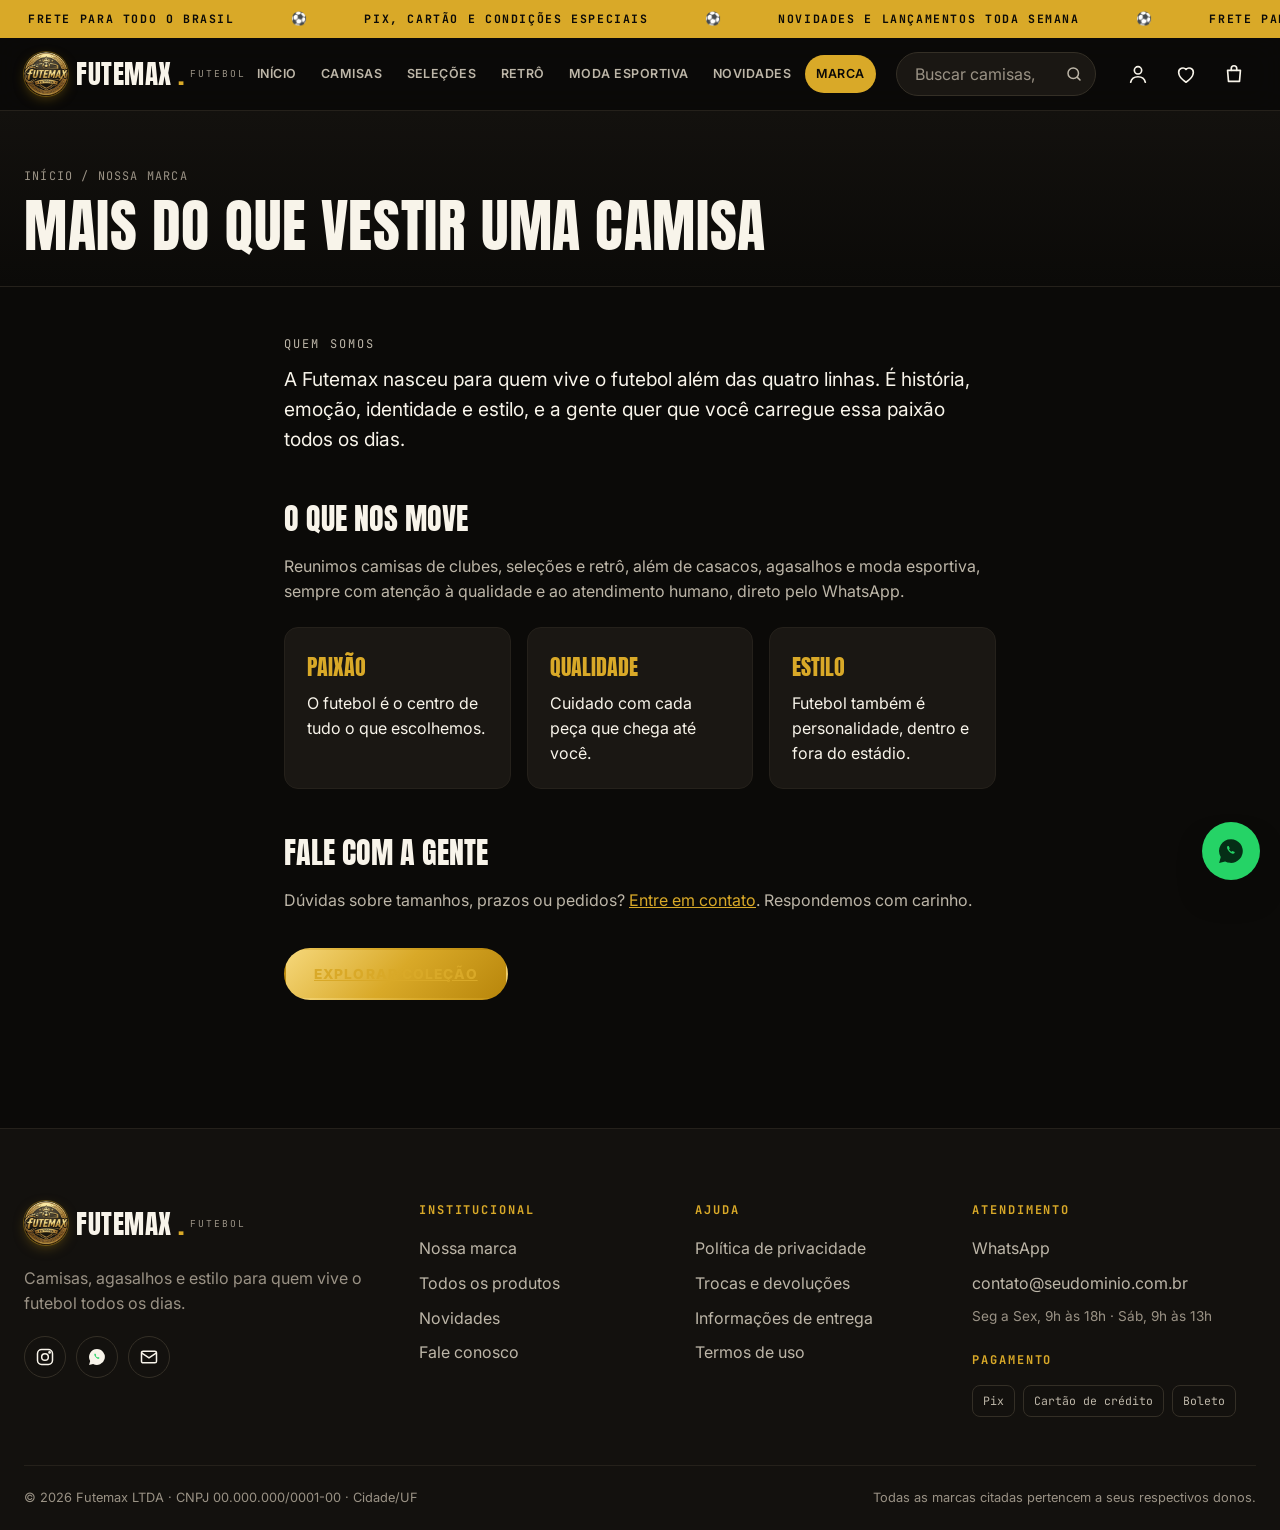
<file: marca.html>
<!doctype html>
<html lang="pt-BR">
<head>
  <meta charset="utf-8">
  <meta name="viewport" content="width=device-width, initial-scale=1">
  <title>Nossa Marca | Futemax</title>
  <meta name="description" content="Conheça a Futemax: paixão pelo futebol, qualidade, estilo e personalidade em camisas, agasalhos e moda esportiva.">
  <link rel="canonical" href="https://pablosantos5487.github.io/futemax/marca.html">
  <meta name="theme-color" content="#0b0a08">
  <link rel="icon" href="assets/img/favicon.svg" type="image/svg+xml">
  <link rel="icon" href="assets/img/favicon.png" type="image/png" sizes="64x64">
  <link rel="preconnect" href="https://fonts.googleapis.com"><link rel="preconnect" href="https://fonts.gstatic.com" crossorigin>
  <link href="https://fonts.googleapis.com/css2?family=Anton&family=Inter:wght@400;500;600;700;800&family=JetBrains+Mono:wght@400;700&display=swap" rel="stylesheet">
  <link rel="stylesheet" href="css/main.css">
</head>
<body data-pagina="marca">
  <div id="barra-superior"></div>
  <div id="cabecalho"></div>

  <main>
    <div class="pagina-topo"><div class="container">
      <nav class="migalhas" aria-label="Você está em"><a href="index.html">Início</a> / <span>Nossa marca</span></nav>
      <h1 class="titulo-lg">Mais do que vestir uma camisa</h1>
    </div></div>
    <div class="container texto-longo">
      <p class="sobretitulo">Quem somos</p>
      <p style="font-size:1.2rem;color:var(--branco);margin-top:12px">A Futemax nasceu para quem vive o futebol além das quatro linhas. É história, emoção, identidade e estilo, e a gente quer que você carregue essa paixão todos os dias.</p>
      <h2>O que nos move</h2>
      <p>Reunimos camisas de clubes, seleções e retrô, além de casacos, agasalhos e moda esportiva, sempre com atenção à qualidade e ao atendimento humano, direto pelo WhatsApp.</p>
      <div class="valores">
        <div class="valor"><b>Paixão</b>O futebol é o centro de tudo o que escolhemos.</div>
        <div class="valor"><b>Qualidade</b>Cuidado com cada peça que chega até você.</div>
        <div class="valor"><b>Estilo</b>Futebol também é personalidade, dentro e fora do estádio.</div>
      </div>
      <h2>Fale com a gente</h2>
      <p>Dúvidas sobre tamanhos, prazos ou pedidos? <a href="contato.html">Entre em contato</a>. Respondemos com carinho.</p>
      <a class="btn btn--primario mt-3" href="catalogo.html">Explorar coleção</a>
    </div>
  </main>

  <div id="rodape"></div>

  <script src="js/config/loja.config.js"></script>
  <script src="js/dados/categorias.js"></script>
  <script src="js/dados/produtos.js"></script>
  <script src="js/nucleo/utils.js"></script>
  <script src="js/nucleo/armazenamento.js"></script>
  <script src="js/nucleo/arte-produto.js"></script>
  <script src="js/nucleo/carrinho.js"></script>
  <script src="js/nucleo/favoritos.js"></script>
  <script src="js/nucleo/ui.js"></script>
  <script src="js/nucleo/card-produto.js"></script>
  <script src="js/nucleo/gaveta.js"></script>
  <script src="js/nucleo/layout.js"></script>
  <script src="js/app.js"></script>
</body>
</html>
</file>
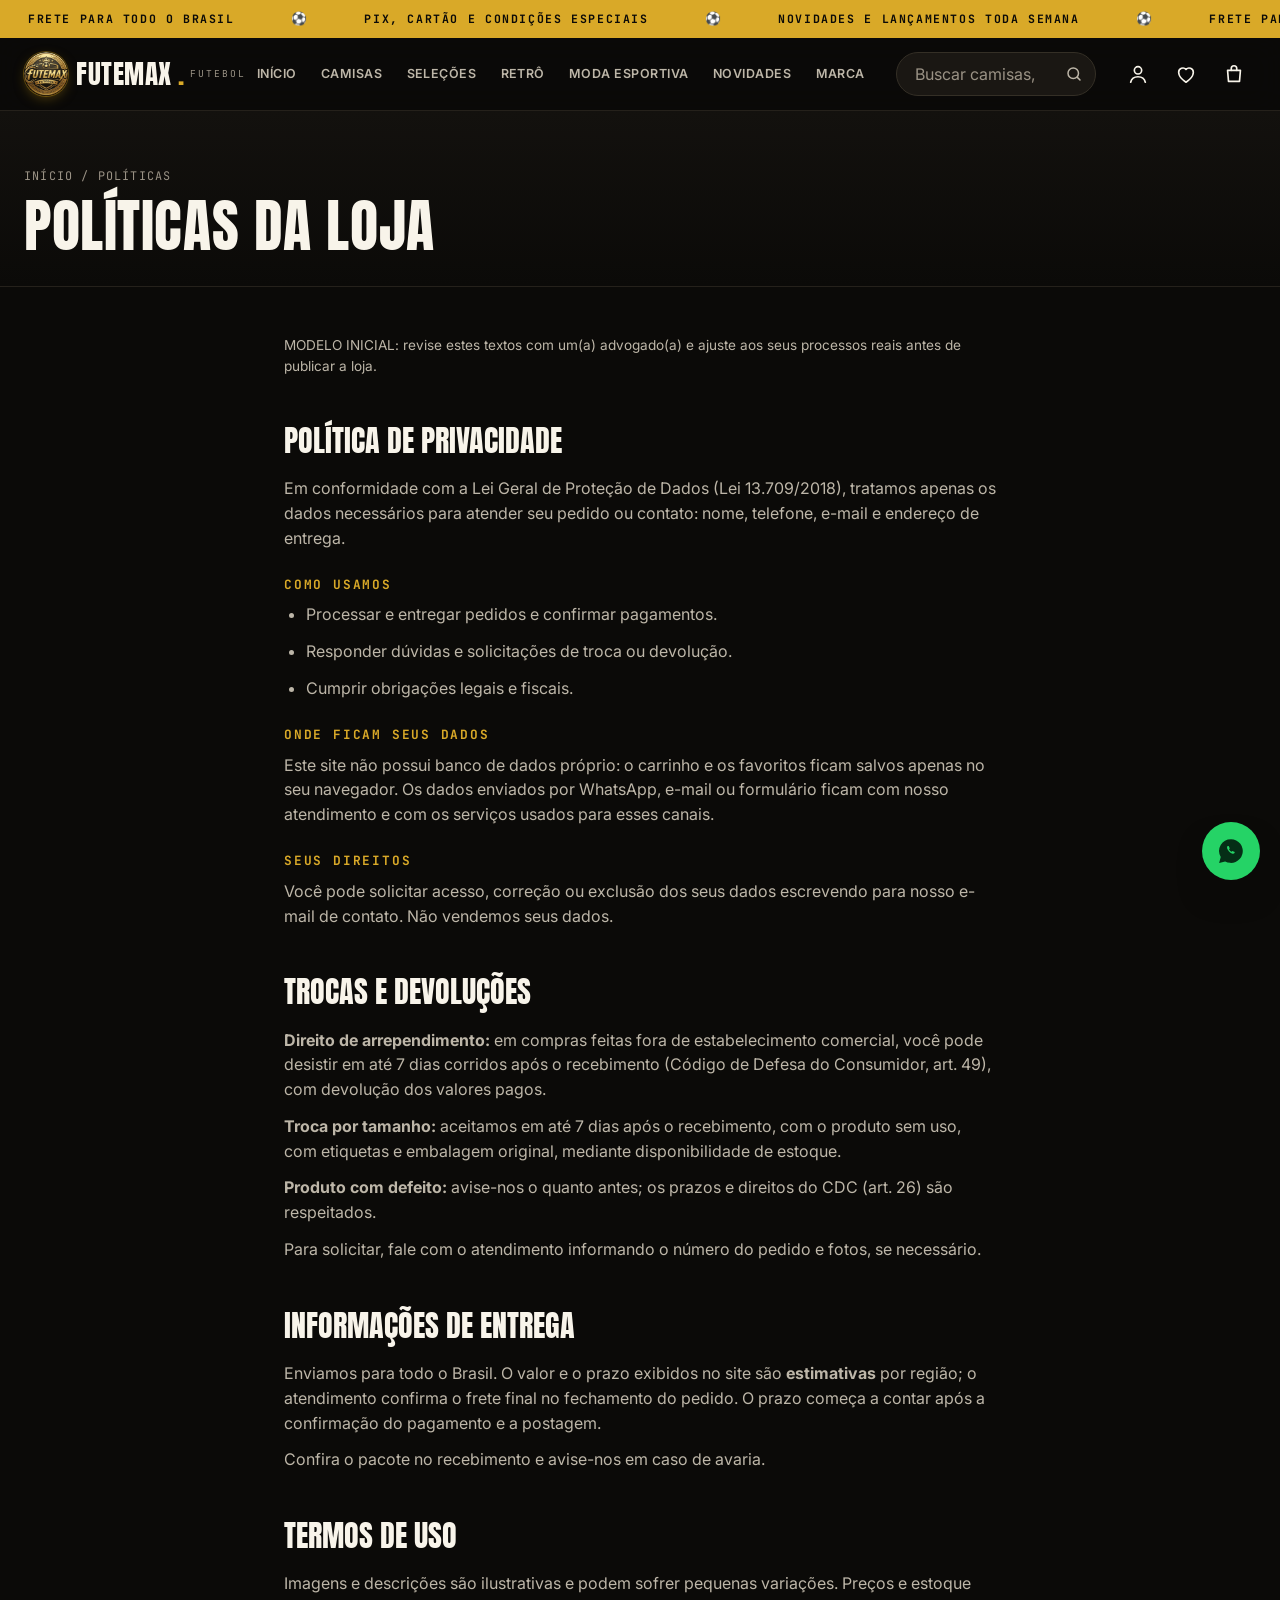
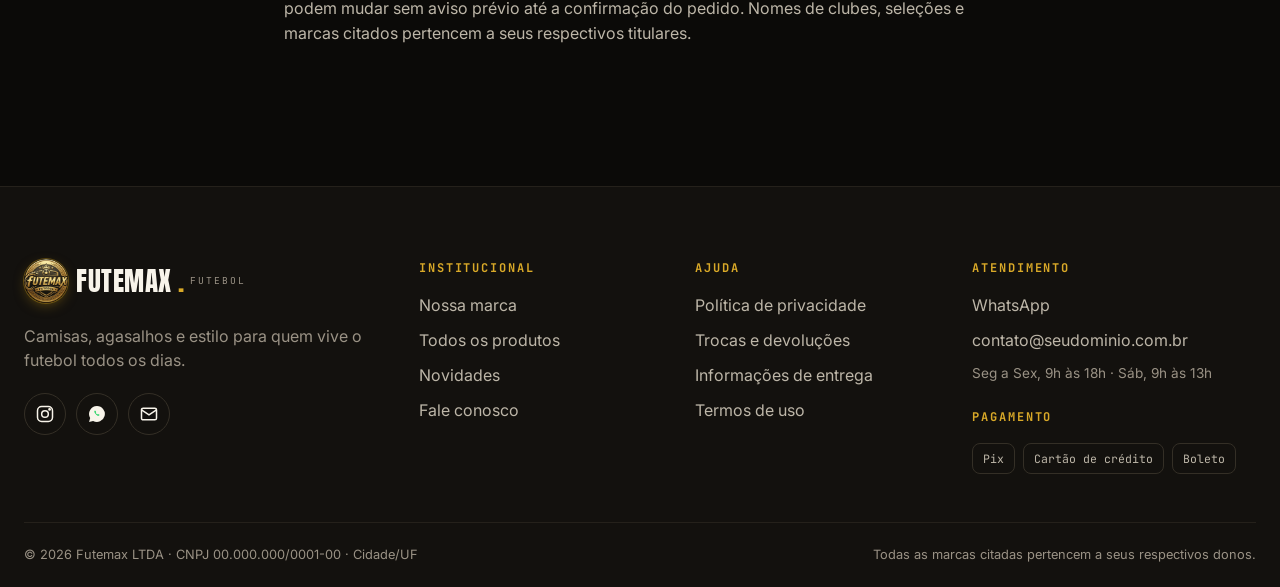
<file: politicas.html>
<!doctype html>
<html lang="pt-BR">
<head>
  <meta charset="utf-8">
  <meta name="viewport" content="width=device-width, initial-scale=1">
  <title>Políticas de Privacidade, Trocas e Entrega | Futemax</title>
  <meta name="description" content="Política de privacidade (LGPD), trocas e devoluções, informações de entrega e termos de uso da Futemax.">
  <link rel="canonical" href="https://pablosantos5487.github.io/futemax/politicas.html">
  <meta name="theme-color" content="#0b0a08">
  <link rel="icon" href="assets/img/favicon.svg" type="image/svg+xml">
  <link rel="icon" href="assets/img/favicon.png" type="image/png" sizes="64x64">
  <link rel="preconnect" href="https://fonts.googleapis.com"><link rel="preconnect" href="https://fonts.gstatic.com" crossorigin>
  <link href="https://fonts.googleapis.com/css2?family=Anton&family=Inter:wght@400;500;600;700;800&family=JetBrains+Mono:wght@400;700&display=swap" rel="stylesheet">
  <link rel="stylesheet" href="css/main.css">
</head>
<body data-pagina="politicas">
  <div id="barra-superior"></div>
  <div id="cabecalho"></div>

  <main>
    <div class="pagina-topo"><div class="container">
      <nav class="migalhas" aria-label="Você está em"><a href="index.html">Início</a> / <span>Políticas</span></nav>
      <h1 class="titulo-lg">Políticas da loja</h1>
    </div></div>
    <div class="container texto-longo">
      <p class="texto-pequeno">MODELO INICIAL: revise estes textos com um(a) advogado(a) e ajuste aos seus processos reais antes de publicar a loja.</p>

      <h2 id="privacidade">Política de privacidade</h2>
      <p>Em conformidade com a Lei Geral de Proteção de Dados (Lei 13.709/2018), tratamos apenas os dados necessários para atender seu pedido ou contato: nome, telefone, e-mail e endereço de entrega.</p>
      <h3>Como usamos</h3>
      <ul><li>Processar e entregar pedidos e confirmar pagamentos.</li><li>Responder dúvidas e solicitações de troca ou devolução.</li><li>Cumprir obrigações legais e fiscais.</li></ul>
      <h3>Onde ficam seus dados</h3>
      <p>Este site não possui banco de dados próprio: o carrinho e os favoritos ficam salvos apenas no seu navegador. Os dados enviados por WhatsApp, e-mail ou formulário ficam com nosso atendimento e com os serviços usados para esses canais.</p>
      <h3>Seus direitos</h3>
      <p>Você pode solicitar acesso, correção ou exclusão dos seus dados escrevendo para nosso e-mail de contato. Não vendemos seus dados.</p>

      <h2 id="trocas">Trocas e devoluções</h2>
      <p><b>Direito de arrependimento:</b> em compras feitas fora de estabelecimento comercial, você pode desistir em até 7 dias corridos após o recebimento (Código de Defesa do Consumidor, art. 49), com devolução dos valores pagos.</p>
      <p><b>Troca por tamanho:</b> aceitamos em até 7 dias após o recebimento, com o produto sem uso, com etiquetas e embalagem original, mediante disponibilidade de estoque.</p>
      <p><b>Produto com defeito:</b> avise-nos o quanto antes; os prazos e direitos do CDC (art. 26) são respeitados.</p>
      <p>Para solicitar, fale com o atendimento informando o número do pedido e fotos, se necessário.</p>

      <h2 id="entrega">Informações de entrega</h2>
      <p>Enviamos para todo o Brasil. O valor e o prazo exibidos no site são <b>estimativas</b> por região; o atendimento confirma o frete final no fechamento do pedido. O prazo começa a contar após a confirmação do pagamento e a postagem.</p>
      <p>Confira o pacote no recebimento e avise-nos em caso de avaria.</p>

      <h2 id="termos">Termos de uso</h2>
      <p>Imagens e descrições são ilustrativas e podem sofrer pequenas variações. Preços e estoque podem mudar sem aviso prévio até a confirmação do pedido. Nomes de clubes, seleções e marcas citados pertencem a seus respectivos titulares.</p>
    </div>
  </main>

  <div id="rodape"></div>

  <script src="js/config/loja.config.js"></script>
  <script src="js/dados/categorias.js"></script>
  <script src="js/dados/produtos.js"></script>
  <script src="js/nucleo/utils.js"></script>
  <script src="js/nucleo/armazenamento.js"></script>
  <script src="js/nucleo/arte-produto.js"></script>
  <script src="js/nucleo/carrinho.js"></script>
  <script src="js/nucleo/favoritos.js"></script>
  <script src="js/nucleo/ui.js"></script>
  <script src="js/nucleo/card-produto.js"></script>
  <script src="js/nucleo/gaveta.js"></script>
  <script src="js/nucleo/layout.js"></script>
  <script src="js/app.js"></script>
</body>
</html>
</file>
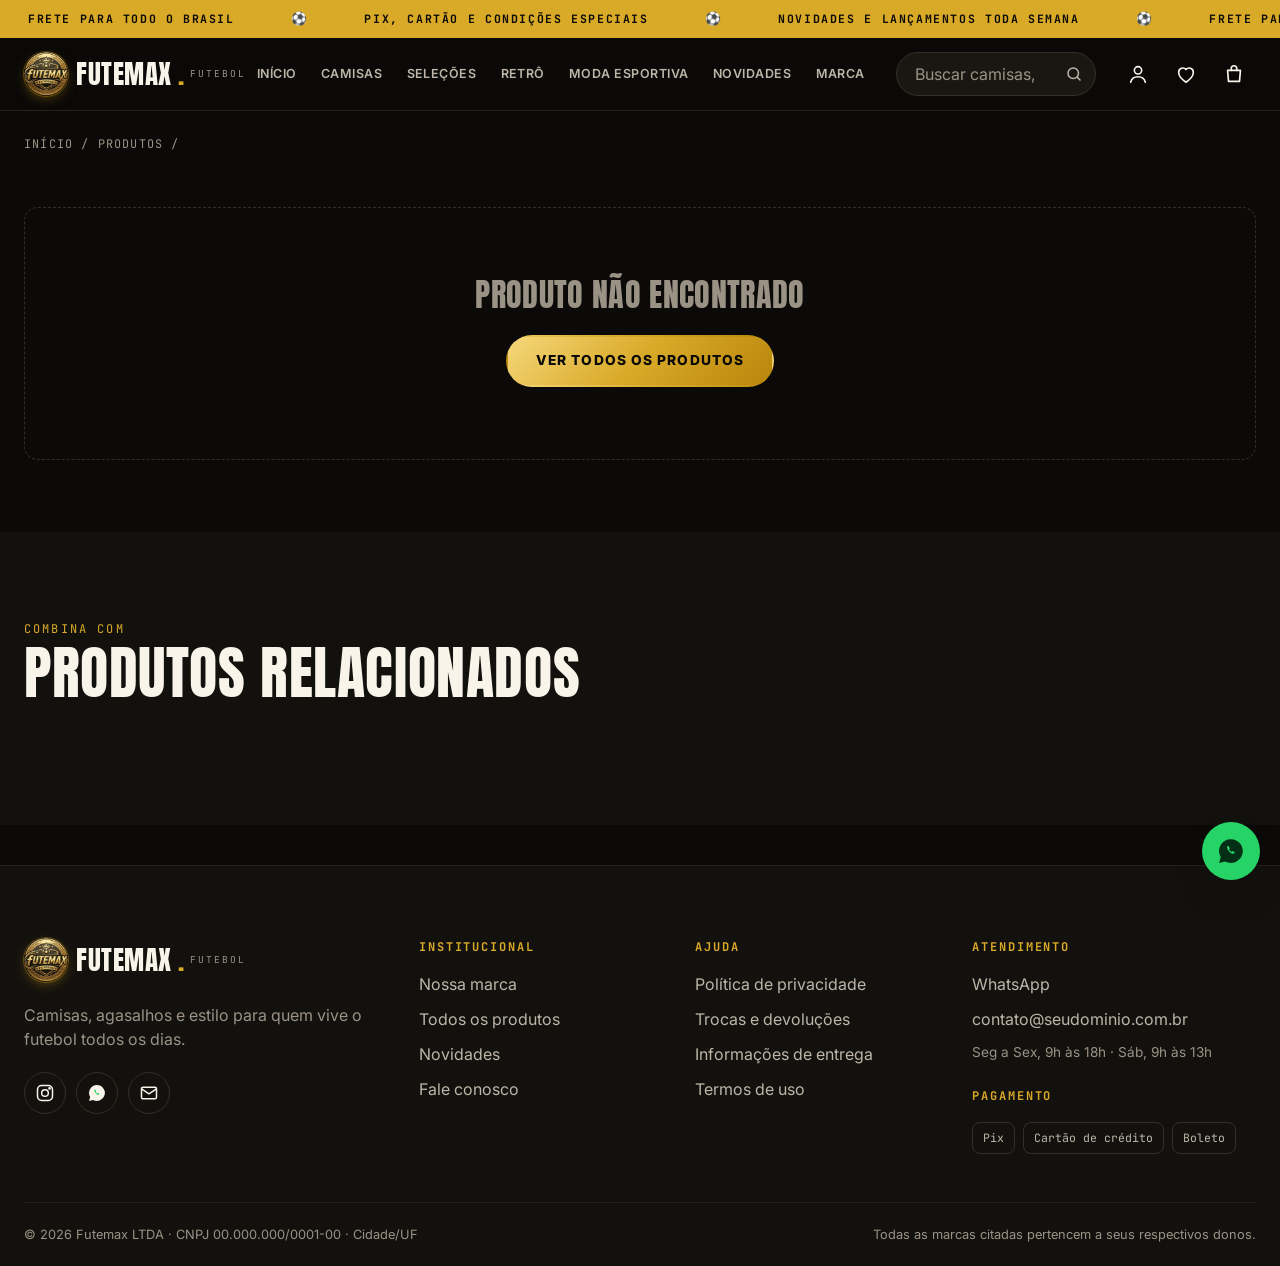
<file: produto.html>
<!doctype html>
<html lang="pt-BR">
<head>
  <meta charset="utf-8">
  <meta name="viewport" content="width=device-width, initial-scale=1">
  <title>Produto | Futemax</title>
  <meta name="description" content="Detalhes do produto na Futemax.">
  <link rel="canonical" href="https://pablosantos5487.github.io/futemax/produto.html">
  <meta name="theme-color" content="#0b0a08">
  <link rel="icon" href="assets/img/favicon.svg" type="image/svg+xml">
  <link rel="icon" href="assets/img/favicon.png" type="image/png" sizes="64x64">
  <link rel="preconnect" href="https://fonts.googleapis.com"><link rel="preconnect" href="https://fonts.gstatic.com" crossorigin>
  <link href="https://fonts.googleapis.com/css2?family=Anton&family=Inter:wght@400;500;600;700;800&family=JetBrains+Mono:wght@400;700&display=swap" rel="stylesheet">
  <link rel="stylesheet" href="css/main.css">
</head>
<body data-pagina="produto">
  <div id="barra-superior"></div>
  <div id="cabecalho"></div>

  <main>
    <div class="container">
      <nav class="migalhas" style="padding-top:24px" aria-label="Você está em">
        <a href="index.html">Início</a> / <a id="migalha-categoria" href="catalogo.html">Produtos</a> / <span id="migalha-produto"></span>
      </nav>

      <div class="produto" id="produto-raiz">
        <!-- GALERIA -->
        <div class="galeria">
          <div class="galeria__miniaturas" id="galeria-mini"></div>
          <div class="galeria__principal" id="galeria-principal" role="button" tabindex="0" aria-label="Ampliar imagem"></div>
        </div>

        <!-- INFORMAÇÕES -->
        <div class="produto__info">
          <p class="sobretitulo" id="produto-grupo"></p>
          <h1 class="titulo-lg" id="produto-nome"></h1>
          <div class="produto__precos" id="produto-precos"></div>
          <p class="produto__parcelas" id="produto-parcelas"></p>

          <div class="bloco-opcao">
            <div class="bloco-opcao__topo"><span>Tamanho</span><button type="button" id="abrir-tabela">Tabela de tamanhos</button></div>
            <div class="tamanhos" id="tamanhos" role="group" aria-label="Escolha o tamanho"></div>
            <p class="erro-tamanho" id="erro-tamanho" role="alert"></p>
            <p class="estoque-info" id="estoque-info" aria-live="polite"></p>
          </div>

          <div class="produto__compra">
            <div class="qtd" role="group" aria-label="Quantidade">
              <button type="button" id="qtd-menos" aria-label="Diminuir">−</button><span id="qtd-valor">1</span><button type="button" id="qtd-mais" aria-label="Aumentar">+</button>
            </div>
            <button class="btn btn--contorno" type="button" id="btn-adicionar">Adicionar ao carrinho</button>
            <button class="btn btn--primario btn--comprar" type="button" id="btn-comprar">Comprar agora</button>
          </div>

          <div class="entrega-bloco">
            <div><span>🚚</span><span><b>Entrega para todo o Brasil.</b> <span id="info-frete-gratis"></span></span></div>
            <form id="form-cep" class="mini-form" novalidate>
              <input id="cep-produto" inputmode="numeric" maxlength="9" placeholder="Digite seu CEP" aria-label="CEP">
              <button type="submit">Calcular</button>
            </form>
            <p class="texto-pequeno" id="cep-resultado" aria-live="polite"></p>
          </div>

          <div class="descricao">
            <h2>Descrição</h2>
            <p id="produto-descricao"></p>
          </div>
        </div>
      </div>
    </div>

    <!-- PRODUTOS RELACIONADOS -->
    <section class="secao" style="background:var(--g-900)" id="relacionados-secao">
      <div class="container">
        <div class="secao-cabeca"><div><p class="sobretitulo">Combina com</p><h2 class="titulo-lg">Produtos relacionados</h2></div></div>
        <div class="grade-produtos" id="relacionados"></div>
      </div>
    </section>
  </main>

  <!-- Zoom e tabela de tamanhos -->
  <div class="zoom" id="zoom" role="dialog" aria-label="Imagem ampliada"></div>
  <div class="modal-tabela" id="modal-tabela">
    <div class="modal-tabela__caixa">
      <div style="display:flex;justify-content:space-between;align-items:center"><h2 class="titulo-md">Tabela de tamanhos</h2><button class="link-ver-tudo" data-fechar type="button" style="background:none">Fechar</button></div>
      <div id="tabela-corpo"></div>
    </div>
  </div>

  <div id="rodape"></div>

  <script src="js/config/loja.config.js"></script>
  <script src="js/dados/categorias.js"></script>
  <script src="js/dados/produtos.js"></script>
  <script src="js/nucleo/utils.js"></script>
  <script src="js/nucleo/armazenamento.js"></script>
  <script src="js/nucleo/arte-produto.js"></script>
  <script src="js/nucleo/carrinho.js"></script>
  <script src="js/nucleo/favoritos.js"></script>
  <script src="js/nucleo/ui.js"></script>
  <script src="js/nucleo/card-produto.js"></script>
  <script src="js/nucleo/gaveta.js"></script>
  <script src="js/nucleo/layout.js"></script>
  <script src="js/paginas/produto.js"></script>
  <script src="js/app.js"></script>
</body>
</html>
</file>
<file: css/main.css>
/* ==========================================================================
   FUTEMAX — CSS PRINCIPAL
   Este arquivo só importa os demais, NA ORDEM CORRETA (base → layout →
   componentes → páginas → responsivo). Para achar um estilo, procure
   pela pasta correspondente.
   ========================================================================== */

/* 01 — BASE: variáveis (cores, fontes), reset, tipografia, utilidades */
@import url("01-base/variaveis.css");
@import url("01-base/reset.css");
@import url("01-base/tipografia.css");
@import url("01-base/utilidades.css");

/* 02 — LAYOUT: estrutura que se repete em todas as páginas */
@import url("02-layout/container.css");
@import url("02-layout/barra-superior.css");
@import url("02-layout/cabecalho.css");
@import url("02-layout/rodape.css");

/* 03 — COMPONENTES: peças reutilizáveis */
@import url("03-componentes/botoes.css");
@import url("03-componentes/formularios.css");
@import url("03-componentes/card-produto.css");
@import url("03-componentes/gaveta-carrinho.css");
@import url("03-componentes/toast.css");
@import url("03-componentes/selos.css");

/* 04 — PÁGINAS: estilos exclusivos de cada página */
@import url("04-paginas/home.css");
@import url("04-paginas/catalogo.css");
@import url("04-paginas/produto.css");
@import url("04-paginas/carrinho.css");
@import url("04-paginas/institucional.css");

/* 05 — RESPONSIVO: ajustes para tablet e celular (sempre por último) */
@import url("05-responsivo/tablet.css");
@import url("05-responsivo/celular.css");
</file>
